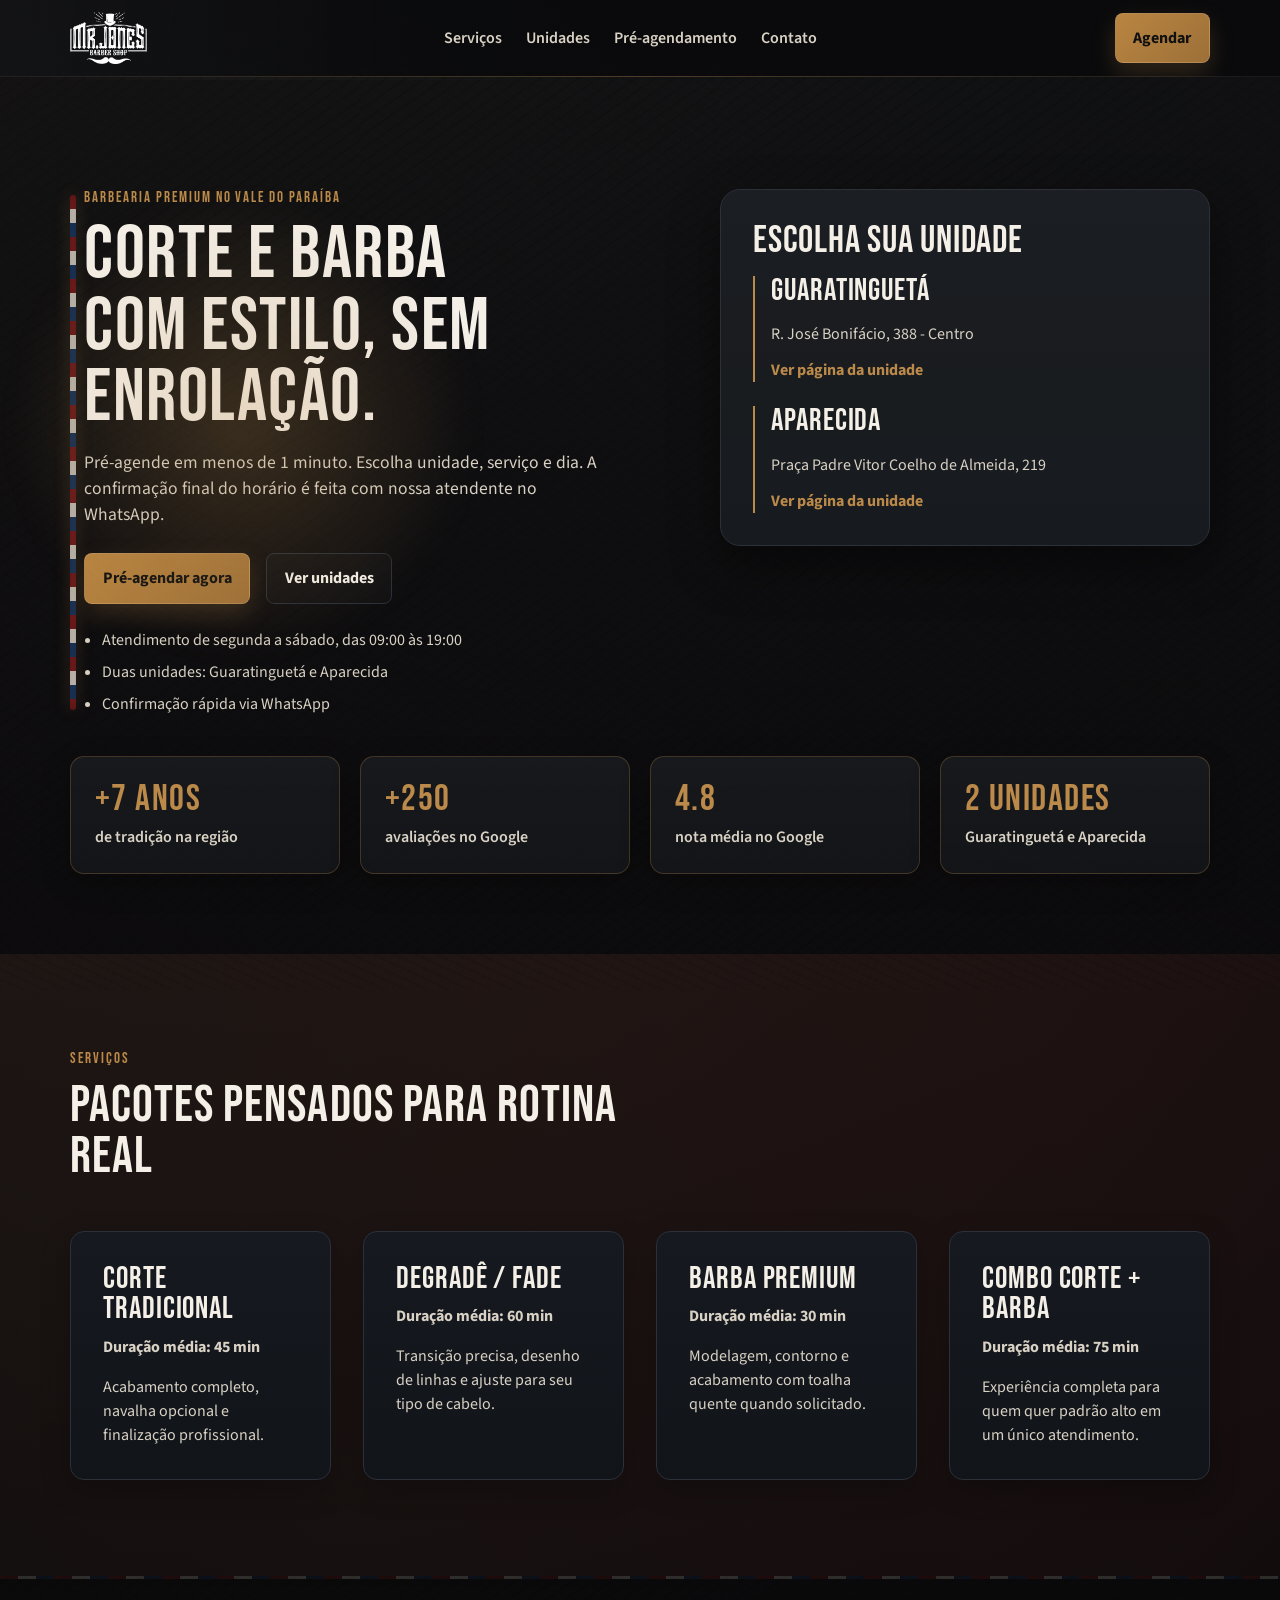
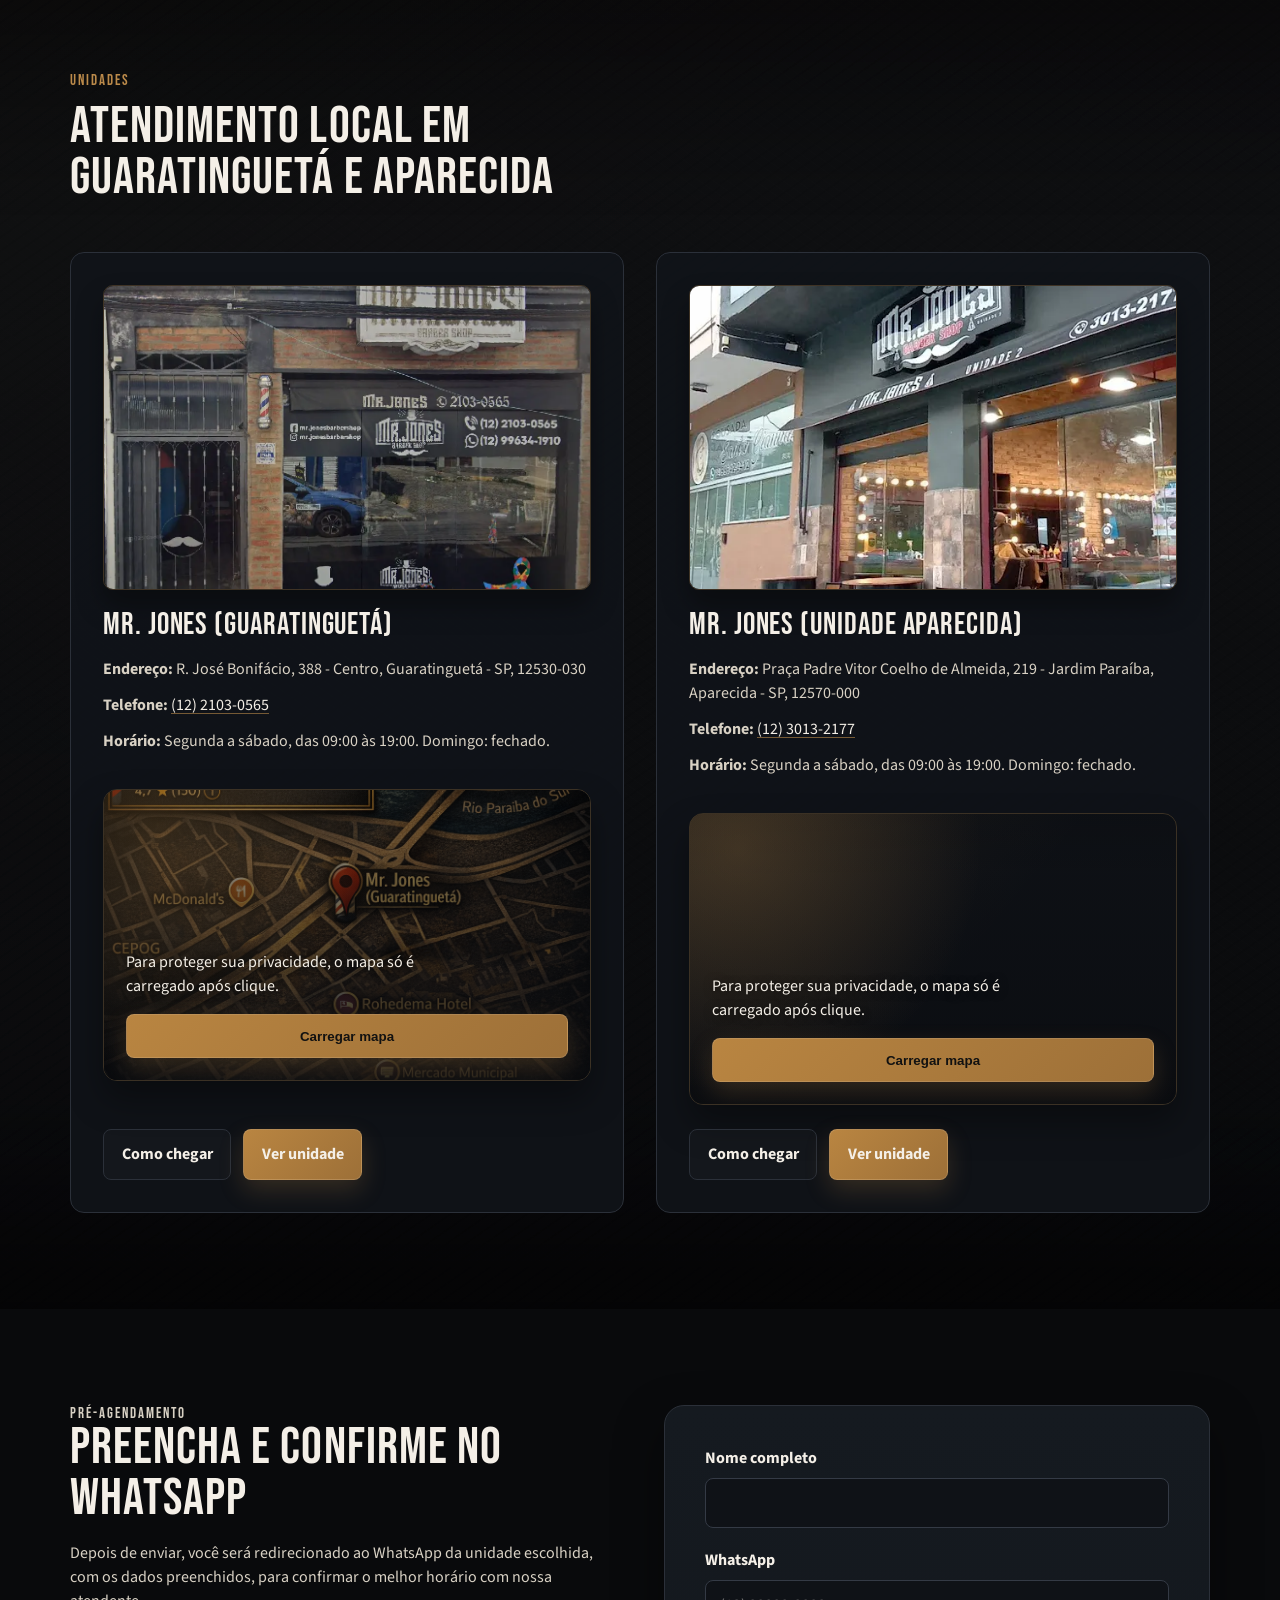
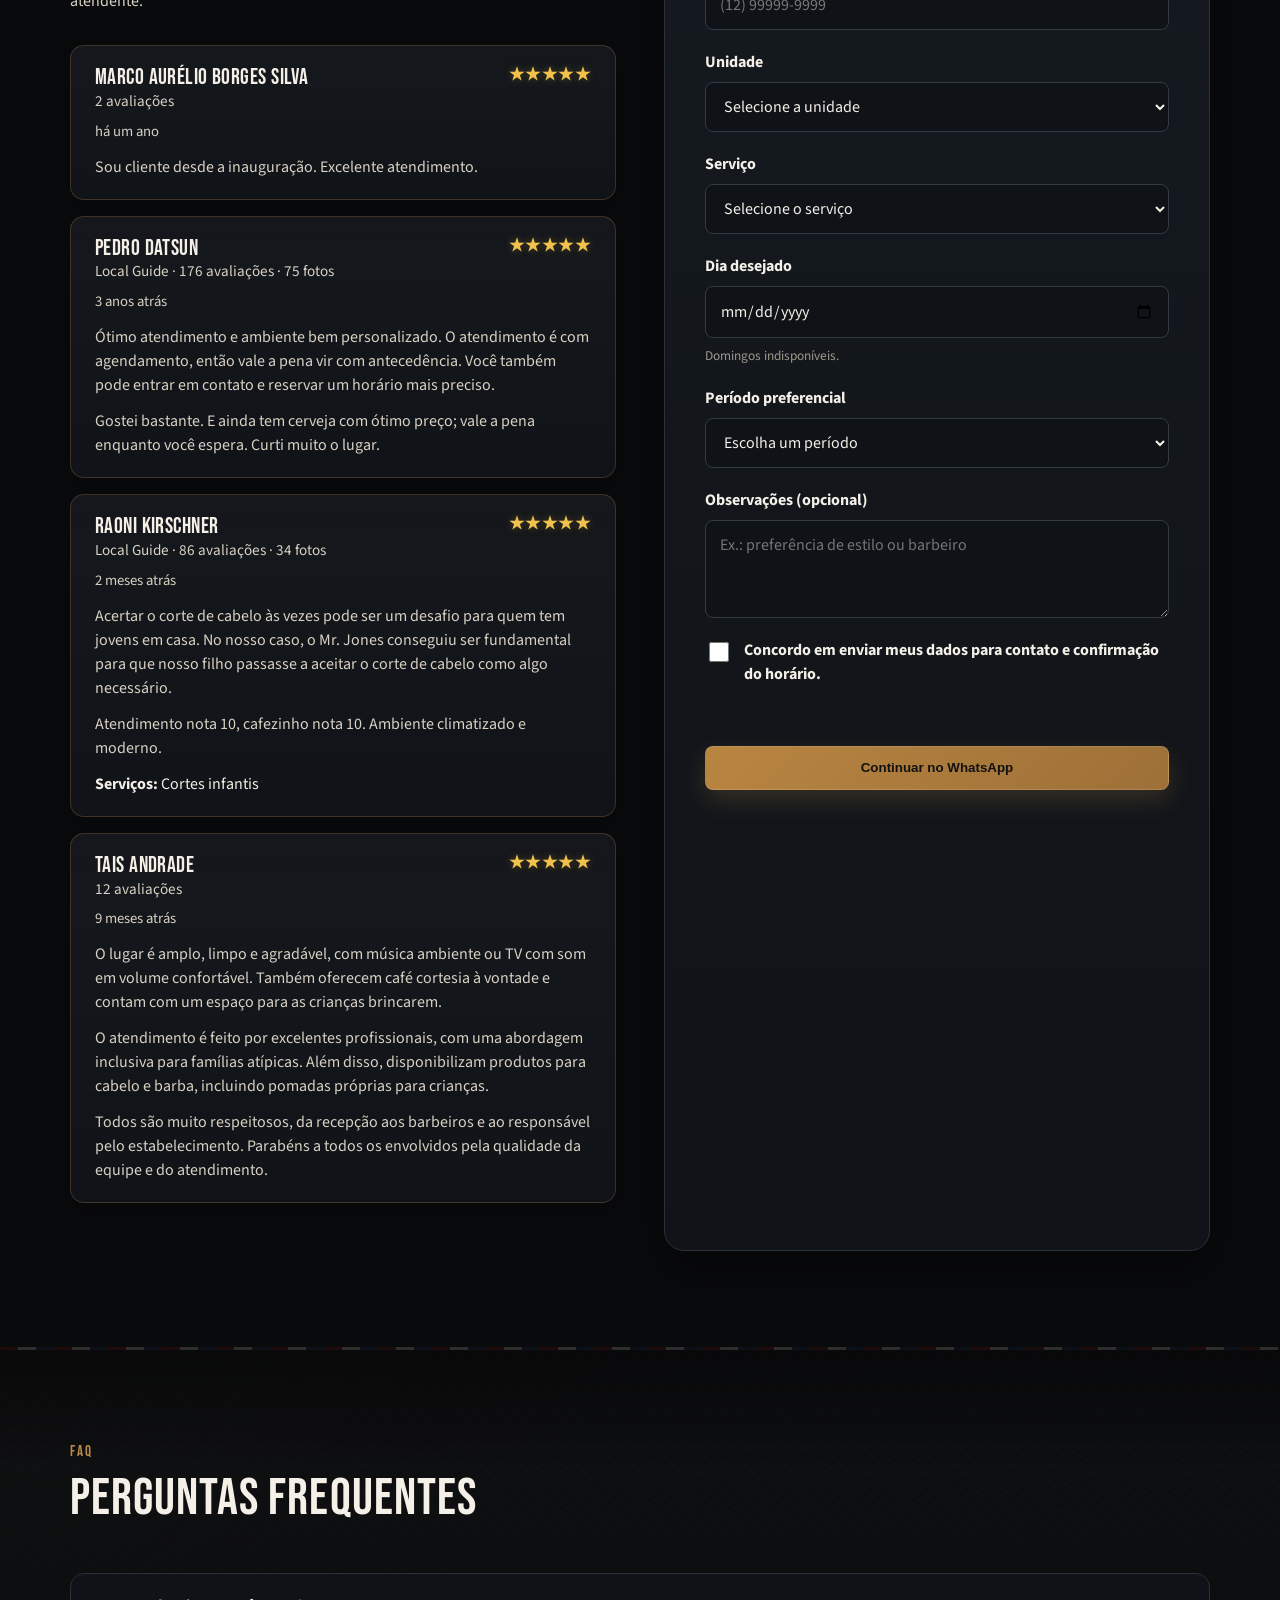
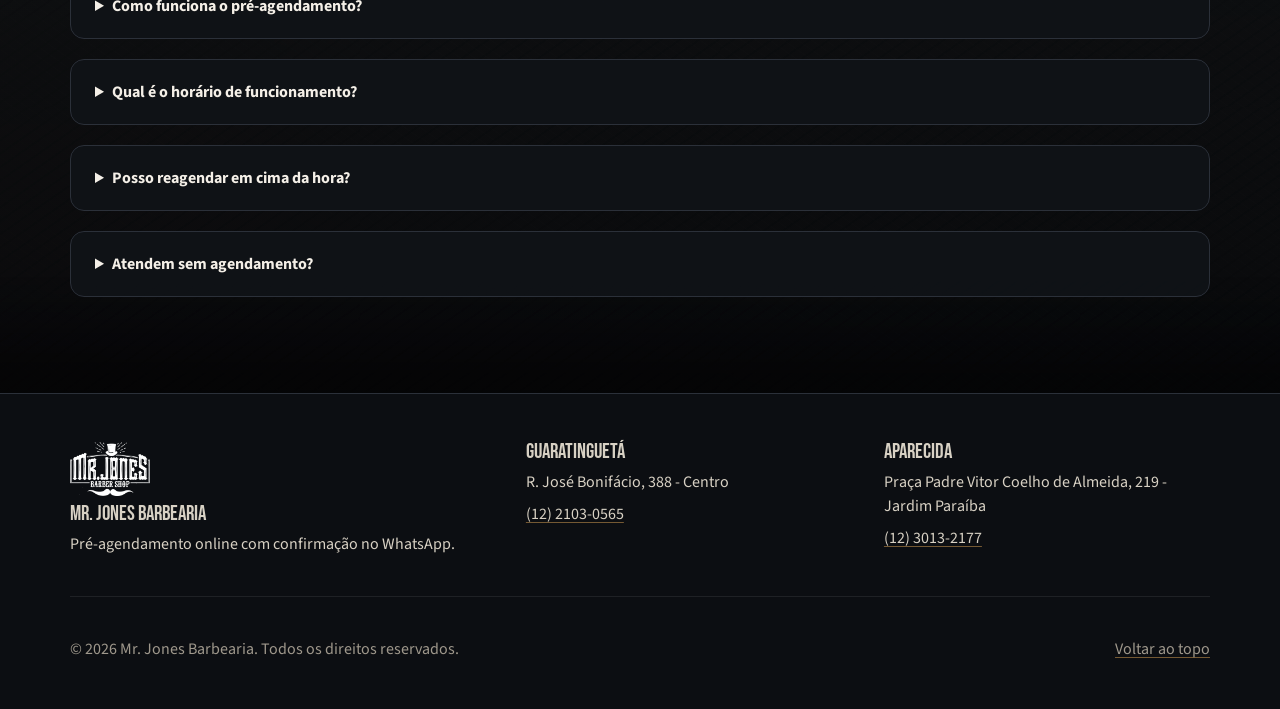
<file: index.html>
﻿<!doctype html>
<html lang="pt-BR">
<head>
  <meta charset="utf-8">
  <meta http-equiv="x-ua-compatible" content="ie=edge">
  <meta name="viewport" content="width=device-width, initial-scale=1">
  <title>Mr. Jones Barbearia | Guaratinguetá e Aparecida | Pré-agendamento</title>
  <meta name="description" content="Barbearia Mr. Jones em Guaratinguetá e Aparecida. Corte, barba e combo com pré-agendamento online e confirmação rápida no WhatsApp.">
  <meta name="robots" content="index,follow,max-image-preview:large,max-snippet:-1,max-video-preview:-1">
  <meta name="theme-color" content="#101113">
  <meta name="author" content="Mr. Jones Barbearia">
  <meta property="og:type" content="website">
  <meta property="og:locale" content="pt_BR">
  <meta property="og:title" content="Mr. Jones Barbearia | Guaratinguetá e Aparecida">
  <meta property="og:description" content="Pré-agende seu horário online e confirme com nosso atendimento pelo WhatsApp.">
  <meta property="og:url" content="https://SEU-DOMINIO.com.br/">
  <meta property="og:image" content="https://SEU-DOMINIO.com.br/assets/og-mr-jones.svg">
  <meta name="twitter:card" content="summary_large_image">
  <meta name="twitter:title" content="Mr. Jones Barbearia">
  <meta name="twitter:description" content="Corte e barba em Guaratinguetá e Aparecida com pré-agendamento online.">
  <link rel="canonical" href="https://SEU-DOMINIO.com.br/">
  <link rel="preconnect" href="https://fonts.googleapis.com">
  <link rel="preconnect" href="https://fonts.gstatic.com" crossorigin>
  <link href="https://fonts.googleapis.com/css2?family=Bebas+Neue&family=Source+Sans+3:wght@400;500;600;700&display=swap" rel="stylesheet">
  <link rel="icon" href="assets/favicon.svg" type="image/svg+xml">
  <link rel="stylesheet" href="assets/site.css">
  <script type="application/ld+json">
    {
      "@context": "https://schema.org",
      "@graph": [
        {
          "@type": "Barbershop",
          "@id": "https://SEU-DOMINIO.com.br/#guaratingueta",
          "name": "Mr. Jones (Guaratinguetá)",
          "url": "https://SEU-DOMINIO.com.br/",
          "telephone": "+55 12 2103-0565",
          "address": {
            "@type": "PostalAddress",
            "streetAddress": "R. José Bonifácio, 388 - Centro",
            "addressLocality": "Guaratinguetá",
            "addressRegion": "SP",
            "postalCode": "12530-030",
            "addressCountry": "BR"
          },
          "areaServed": ["Guaratinguetá", "Aparecida"],
          "openingHoursSpecification": [
            {
              "@type": "OpeningHoursSpecification",
              "dayOfWeek": ["Monday","Tuesday","Wednesday","Thursday","Friday","Saturday"],
              "opens": "09:00",
              "closes": "19:00"
            }
          ]
        },
        {
          "@type": "Barbershop",
          "@id": "https://SEU-DOMINIO.com.br/#aparecida",
          "name": "Mr. Jones (Unidade Aparecida)",
          "url": "https://SEU-DOMINIO.com.br/",
          "telephone": "+55 12 3013-2177",
          "address": {
            "@type": "PostalAddress",
            "streetAddress": "Praça Padre Vitor Coelho de Almeida, 219 - Jardim Paraíba",
            "addressLocality": "Aparecida",
            "addressRegion": "SP",
            "postalCode": "12570-000",
            "addressCountry": "BR"
          },
          "areaServed": ["Aparecida", "Guaratinguetá"],
          "openingHoursSpecification": [
            {
              "@type": "OpeningHoursSpecification",
              "dayOfWeek": ["Monday","Tuesday","Wednesday","Thursday","Friday","Saturday"],
              "opens": "09:00",
              "closes": "19:00"
            }
          ]
        },
        {
          "@type": "FAQPage",
          "@id": "https://SEU-DOMINIO.com.br/#faq",
          "mainEntity": [
            {
              "@type": "Question",
              "name": "Como funciona o pré-agendamento?",
              "acceptedAnswer": {
                "@type": "Answer",
                "text": "Você preenche o formulário com unidade, serviço e dia desejado. Depois, é direcionado ao WhatsApp para confirmar o horário com a atendente."
              }
            },
            {
              "@type": "Question",
              "name": "Qual é o horário de atendimento?",
              "acceptedAnswer": {
                "@type": "Answer",
                "text": "Atendemos de segunda a sábado, das 09:00 às 19:00. Domingo: fechado."
              }
            },
            {
              "@type": "Question",
              "name": "Posso escolher a unidade no agendamento?",
              "acceptedAnswer": {
                "@type": "Answer",
                "text": "Sim. No formulário, você escolhe entre Guaratinguetá e Aparecida antes de confirmar no WhatsApp."
              }
            }
          ]
        }
      ]
    }
  </script>
</head>
<body>
  <a class="skip-link" href="#conteudo">Pular para o conteúdo principal</a>

  <header class="site-header" id="topo">
    <div class="container nav-wrap">
      <a href="#topo" class="brand" aria-label="Ir para o topo da página">
        <img class="brand-logo" src="assets/img/logo-branca.webp" alt="Mr. Jones Barbearia" width="560" height="379">
      </a>
      <nav class="main-nav" aria-label="Navegação principal">
        <a href="servicos/">Serviços</a>
        <a href="unidades/">Unidades</a>
        <a href="#pre-agendamento">Pré-agendamento</a>
        <a href="#contato">Contato</a>
      </nav>
      <a class="btn btn-primary nav-cta" href="#pre-agendamento">Agendar</a>
      <button class="menu-toggle" type="button" aria-expanded="false" aria-controls="mobile-nav">
        Menu
      </button>
    </div>
    <nav class="mobile-nav" id="mobile-nav" aria-label="Navegação mobile">
      <a href="servicos/">Serviços</a>
      <a href="unidades/">Unidades</a>
      <a href="#pre-agendamento">Pré-agendamento</a>
      <a href="#contato">Contato</a>
    </nav>
  </header>

  <main id="conteudo">
    <section class="hero section-dark">
      <div class="texture-layer" aria-hidden="true"></div>
      <div class="container hero-grid">
        <div class="hero-copy" data-reveal>
          <p class="eyebrow">Barbearia premium no Vale do Paraíba</p>
          <h1>Corte e barba com estilo, sem enrolação.</h1>
          <p class="hero-lead">
            Pré-agende em menos de 1 minuto. Escolha unidade, serviço e dia. A confirmação final do horário é feita com nossa atendente no WhatsApp.
          </p>
          <div class="hero-actions">
            <a class="btn btn-primary" href="#pre-agendamento">Pré-agendar agora</a>
            <a class="btn btn-ghost" href="unidades/">Ver unidades</a>
          </div>
          <ul class="hero-points" aria-label="Diferenciais">
            <li>Atendimento de segunda a sábado, das 09:00 às 19:00</li>
            <li>Duas unidades: Guaratinguetá e Aparecida</li>
            <li>Confirmação rápida via WhatsApp</li>
          </ul>
        </div>
        <aside class="hero-panel" data-reveal>
          <h2>Escolha sua unidade</h2>
          <div class="unit-quick">
            <article>
              <h3>Guaratinguetá</h3>
              <p>R. José Bonifácio, 388 - Centro</p>
              <a href="unidades/guaratingueta/" class="text-link">Ver página da unidade</a>
            </article>
            <article>
              <h3>Aparecida</h3>
              <p>Praça Padre Vitor Coelho de Almeida, 219</p>
              <a href="unidades/aparecida/" class="text-link">Ver página da unidade</a>
            </article>
          </div>
        </aside>
      </div>
      <div class="container authority-strip" data-reveal>
        <article class="authority-item">
          <p class="authority-number">+7 anos</p>
          <p class="authority-label">de tradição na região</p>
        </article>
        <article class="authority-item">
          <p class="authority-number">+250</p>
          <p class="authority-label">avaliações no Google</p>
        </article>
        <article class="authority-item">
          <p class="authority-number">4.8</p>
          <p class="authority-label">nota média no Google</p>
        </article>
        <article class="authority-item">
          <p class="authority-number">2 unidades</p>
          <p class="authority-label">Guaratinguetá e Aparecida</p>
        </article>
      </div>
    </section>

    <section class="section" id="servicos">
      <div class="container">
        <div class="section-head" data-reveal>
          <p class="eyebrow">Serviços</p>
          <h2>Pacotes pensados para rotina real</h2>
        </div>
        <div class="services-grid">
          <article class="card" data-reveal>
            <h3>Corte Tradicional</h3>
            <p class="card-meta">Duração média: 45 min</p>
            <p>Acabamento completo, navalha opcional e finalização profissional.</p>
          </article>
          <article class="card" data-reveal>
            <h3>Degradê / Fade</h3>
            <p class="card-meta">Duração média: 60 min</p>
            <p>Transição precisa, desenho de linhas e ajuste para seu tipo de cabelo.</p>
          </article>
          <article class="card" data-reveal>
            <h3>Barba Premium</h3>
            <p class="card-meta">Duração média: 30 min</p>
            <p>Modelagem, contorno e acabamento com toalha quente quando solicitado.</p>
          </article>
          <article class="card" data-reveal>
            <h3>Combo Corte + Barba</h3>
            <p class="card-meta">Duração média: 75 min</p>
            <p>Experiência completa para quem quer padrão alto em um único atendimento.</p>
          </article>
        </div>
      </div>
    </section>

    <section class="section section-dark" id="unidades">
      <div class="texture-layer texture-layer-soft" aria-hidden="true"></div>
      <div class="container">
        <div class="section-head" data-reveal>
          <p class="eyebrow">Unidades</p>
          <h2>Atendimento local em Guaratinguetá e Aparecida</h2>
        </div>
        <div class="units-grid">
          <article class="unit-card" id="unidade-guaratingueta" data-reveal>
            <img class="unit-photo" src="assets/img/fachada-guaratingueta.webp" alt="Fachada da unidade Mr. Jones em Guaratinguetá" width="1001" height="815" loading="lazy">
            <h3>Mr. Jones (Guaratinguetá)</h3>
            <p><strong>Endereço:</strong> R. José Bonifácio, 388 - Centro, Guaratinguetá - SP, 12530-030</p>
            <p><strong>Telefone:</strong> <a href="tel:+551221030565">(12) 2103-0565</a></p>
            <p><strong>Horário:</strong> Segunda a sábado, das 09:00 às 19:00. Domingo: fechado.</p>
            <div class="unit-map-wrap">
              <div class="map-gate" data-map-embed data-map-title="Mapa da unidade Mr. Jones Guaratinguetá" data-map-src="https://www.google.com/maps/embed?pb=!1m18!1m12!1m3!1d3677.715045527085!2d-45.1947347!3d-22.813020299999998!2m3!1f0!2f0!3f0!3m2!1i1024!2i768!4f13.1!3m3!1m2!1s0x94ccc457a8fec66d%3A0xc14eb8229929caf8!2sMr.%20Jones%20(Guaratinguet%C3%A1)!5e0!3m2!1spt-BR!2sbr!4v1773173645947!5m2!1spt-BR!2sbr">
                <img class="map-cover" src="maps-guara.png" alt="Prévia do mapa da unidade Mr. Jones Guaratinguetá" width="1024" height="1024" loading="lazy" decoding="async">
                <div class="map-gate-overlay">
                  <p>Para proteger sua privacidade, o mapa só é carregado após clique.</p>
                  <button type="button" class="btn btn-primary map-load-btn">Carregar mapa</button>
                </div>
              </div>
            </div>
            <div class="unit-actions">
              <a class="btn btn-ghost" href="https://www.google.com/maps/search/?api=1&query=R.+Jose+Bonifacio,+388+-+Centro,+Guaratingueta+-+SP" target="_blank" rel="noopener noreferrer">Como chegar</a>
              <a class="btn btn-primary" href="unidades/guaratingueta/">Ver unidade</a>
            </div>
          </article>
          <article class="unit-card" id="unidade-aparecida" data-reveal>
            <img class="unit-photo" src="assets/img/fachada-aparecida.webp" alt="Fachada da unidade Mr. Jones em Aparecida" width="574" height="1020" loading="lazy">
            <h3>Mr. Jones (Unidade Aparecida)</h3>
            <p><strong>Endereço:</strong> Praça Padre Vitor Coelho de Almeida, 219 - Jardim Paraíba, Aparecida - SP, 12570-000</p>
            <p><strong>Telefone:</strong> <a href="tel:+551230132177">(12) 3013-2177</a></p>
            <p><strong>Horário:</strong> Segunda a sábado, das 09:00 às 19:00. Domingo: fechado.</p>
            <div class="unit-map-wrap">
              <div class="map-gate" data-map-embed data-map-title="Mapa da unidade Mr. Jones Aparecida" data-map-src="https://www.google.com/maps/embed?pb=!1m18!1m12!1m3!1d3677.0380559800387!2d-45.2244747!3d-22.838081499999998!2m3!1f0!2f0!3f0!3m2!1i1024!2i768!4f13.1!3m3!1m2!1s0x94ccc31ebae0893d%3A0xf783b76e450ad492!2sMr.%20Jones%20(Unidade%20Aparecida)!5e0!3m2!1spt-BR!2sbr!4v1773173598299!5m2!1spt-BR!2sbr">
                <img class="map-cover" src="maps-aparecida.png" alt="Prévia do mapa da unidade Mr. Jones Aparecida" width="1024" height="1024" loading="lazy" decoding="async">
                <div class="map-gate-overlay">
                  <p>Para proteger sua privacidade, o mapa só é carregado após clique.</p>
                  <button type="button" class="btn btn-primary map-load-btn">Carregar mapa</button>
                </div>
              </div>
            </div>
            <div class="unit-actions">
              <a class="btn btn-ghost" href="https://www.google.com/maps/search/?api=1&query=Praca+Padre+Vitor+Coelho+de+Almeida,+219+-+Jardim+Paraiba,+Aparecida+-+SP" target="_blank" rel="noopener noreferrer">Como chegar</a>
              <a class="btn btn-primary" href="unidades/aparecida/">Ver unidade</a>
            </div>
          </article>
        </div>
      </div>
    </section>

    <section class="section" id="pre-agendamento">
      <div class="container booking-grid">
        <div class="section-head booking-copy" data-reveal>
          <p class="eyebrow">Pré-agendamento</p>
          <h2>Preencha e confirme no WhatsApp</h2>
          <p>
            Depois de enviar, você será redirecionado ao WhatsApp da unidade escolhida, com os dados preenchidos, para confirmar o melhor horário com nossa atendente.
          </p>
          <div class="reviews-stack" aria-label="Avaliações de clientes">
            <article class="review-card" data-reveal>
              <header class="review-head">
                <div class="review-author">
                  <h3>Marco Aurélio Borges Silva</h3>
                  <p>2 avaliações</p>
                </div>
                <p class="review-stars" aria-label="5 de 5">&#9733;&#9733;&#9733;&#9733;&#9733;</p>
              </header>
              <p class="review-time">há um ano</p>
              <p>Sou cliente desde a inauguração. Excelente atendimento.</p>
            </article>

            <article class="review-card" data-reveal>
              <header class="review-head">
                <div class="review-author">
                  <h3>Pedro Datsun</h3>
                  <p>Local Guide · 176 avaliações · 75 fotos</p>
                </div>
                <p class="review-stars" aria-label="5 de 5">&#9733;&#9733;&#9733;&#9733;&#9733;</p>
              </header>
              <p class="review-time">3 anos atrás</p>
              <p>
                Ótimo atendimento e ambiente bem personalizado. O atendimento é com agendamento, então vale a pena vir com antecedência.
                Você também pode entrar em contato e reservar um horário mais preciso.
              </p>
              <p>
                Gostei bastante. E ainda tem cerveja com ótimo preço; vale a pena enquanto você espera.
                Curti muito o lugar.
              </p>
            </article>

            <article class="review-card" data-reveal>
              <header class="review-head">
                <div class="review-author">
                  <h3>Raoni Kirschner</h3>
                  <p>Local Guide · 86 avaliações · 34 fotos</p>
                </div>
                <p class="review-stars" aria-label="5 de 5">&#9733;&#9733;&#9733;&#9733;&#9733;</p>
              </header>
              <p class="review-time">2 meses atrás</p>
              <p>
                Acertar o corte de cabelo às vezes pode ser um desafio para quem tem jovens em casa.
                No nosso caso, o Mr. Jones conseguiu ser fundamental para que nosso filho passasse a
                aceitar o corte de cabelo como algo necessário.
              </p>
              <p>Atendimento nota 10, cafezinho nota 10. Ambiente climatizado e moderno.</p>
              <p class="review-service"><strong>Serviços:</strong> Cortes infantis</p>
            </article>

            <article class="review-card" data-reveal>
              <header class="review-head">
                <div class="review-author">
                  <h3>Tais Andrade</h3>
                  <p>12 avaliações</p>
                </div>
                <p class="review-stars" aria-label="5 de 5">&#9733;&#9733;&#9733;&#9733;&#9733;</p>
              </header>
              <p class="review-time">9 meses atrás</p>
              <p>
                O lugar é amplo, limpo e agradável, com música ambiente ou TV com som em volume confortável.
                Também oferecem café cortesia à vontade e contam com um espaço para as crianças brincarem.
              </p>
              <p>
                O atendimento é feito por excelentes profissionais, com uma abordagem inclusiva para famílias atípicas.
                Além disso, disponibilizam produtos para cabelo e barba, incluindo pomadas próprias para crianças.
              </p>
              <p>
                Todos são muito respeitosos, da recepção aos barbeiros e ao responsável pelo estabelecimento.
                Parabéns a todos os envolvidos pela qualidade da equipe e do atendimento.
              </p>
            </article>
          </div>
        </div>

        <form class="booking-form" id="booking-form" novalidate data-reveal>
          <div class="form-row">
            <label for="nome">Nome completo</label>
            <input id="nome" name="nome" type="text" autocomplete="name" required>
          </div>

          <div class="form-row">
            <label for="telefone">WhatsApp</label>
            <input id="telefone" name="telefone" type="tel" autocomplete="tel" placeholder="(12) 99999-9999" required>
          </div>

          <div class="form-row">
            <label for="unidade">Unidade</label>
            <select id="unidade" name="unidade" required>
              <option value="">Selecione a unidade</option>
              <option value="guaratingueta">Mr. Jones (Guaratinguetá)</option>
              <option value="aparecida">Mr. Jones (Unidade Aparecida)</option>
            </select>
          </div>

          <div class="form-row">
            <label for="servico">Serviço</label>
            <select id="servico" name="servico" required>
              <option value="">Selecione o serviço</option>
              <option value="Corte Tradicional">Corte Tradicional</option>
              <option value="Degradê / Fade">Degradê / Fade</option>
              <option value="Barba Premium">Barba Premium</option>
              <option value="Combo Corte + Barba">Combo Corte + Barba</option>
            </select>
          </div>

          <div class="form-row">
            <label for="data">Dia desejado</label>
            <input id="data" name="data" type="date" required>
            <small class="hint">Domingos indisponíveis.</small>
          </div>

          <div class="form-row">
            <label for="periodo">Período preferencial</label>
            <select id="periodo" name="periodo" required>
              <option value="">Escolha um período</option>
              <option value="Manhã (09:00-12:00)">Manhã (09:00-12:00)</option>
              <option value="Tarde (12:00-17:00)">Tarde (12:00-17:00)</option>
              <option value="Fim de tarde (17:00-19:00)">Fim de tarde (17:00-19:00)</option>
            </select>
          </div>

          <div class="form-row">
            <label for="observacoes">Observações (opcional)</label>
            <textarea id="observacoes" name="observacoes" rows="3" placeholder="Ex.: preferência de estilo ou barbeiro"></textarea>
          </div>

          <div class="form-row checkbox-row">
            <input id="consentimento" name="consentimento" type="checkbox" required>
            <label for="consentimento">Concordo em enviar meus dados para contato e confirmação do horário.</label>
          </div>

          <p class="form-feedback" id="form-feedback" role="status" aria-live="polite"></p>

          <button type="submit" class="btn btn-primary btn-block">Continuar no WhatsApp</button>
        </form>
      </div>
    </section>

    <section class="section section-dark" id="faq">
      <div class="texture-layer texture-layer-soft" aria-hidden="true"></div>
      <div class="container">
        <div class="section-head" data-reveal>
          <p class="eyebrow">FAQ</p>
          <h2>Perguntas frequentes</h2>
        </div>
        <div class="faq-grid">
          <details data-reveal>
            <summary>Como funciona o pré-agendamento?</summary>
            <p>Você escolhe unidade, serviço e dia desejado. Em seguida, abrimos o WhatsApp da unidade para confirmação final do horário.</p>
          </details>
          <details data-reveal>
            <summary>Qual é o horário de funcionamento?</summary>
            <p>Segunda a sábado, das 09:00 às 19:00. Domingo: fechado.</p>
          </details>
          <details data-reveal>
            <summary>Posso reagendar em cima da hora?</summary>
            <p>Sim, sujeito à disponibilidade da agenda da unidade. O canal mais rápido para ajuste é o WhatsApp.</p>
          </details>
          <details data-reveal>
            <summary>Atendem sem agendamento?</summary>
            <p>Quando houver vaga no momento, sim. Recomendamos pré-agendar para reduzir a espera.</p>
          </details>
        </div>
      </div>
    </section>
  </main>

  <footer class="site-footer" id="contato">
    <div class="container footer-grid">
      <div>
        <img class="footer-logo" src="assets/img/logo-branca.webp" alt="Mr. Jones Barbearia" width="560" height="379">
        <p class="footer-title">Mr. Jones Barbearia</p>
        <p>Pré-agendamento online com confirmação no WhatsApp.</p>
      </div>
      <div>
        <p class="footer-title">Guaratinguetá</p>
        <p>R. José Bonifácio, 388 - Centro</p>
        <p><a href="tel:+551221030565">(12) 2103-0565</a></p>
      </div>
      <div>
        <p class="footer-title">Aparecida</p>
        <p>Praça Padre Vitor Coelho de Almeida, 219 - Jardim Paraíba</p>
        <p><a href="tel:+551230132177">(12) 3013-2177</a></p>
      </div>
    </div>
    <div class="container footer-bottom">
      <p>© <span id="year"></span> Mr. Jones Barbearia. Todos os direitos reservados.</p>
      <a href="#topo">Voltar ao topo</a>
    </div>
  </footer>

  <script src="assets/site.js" defer></script>
</body>
</html>
</file>
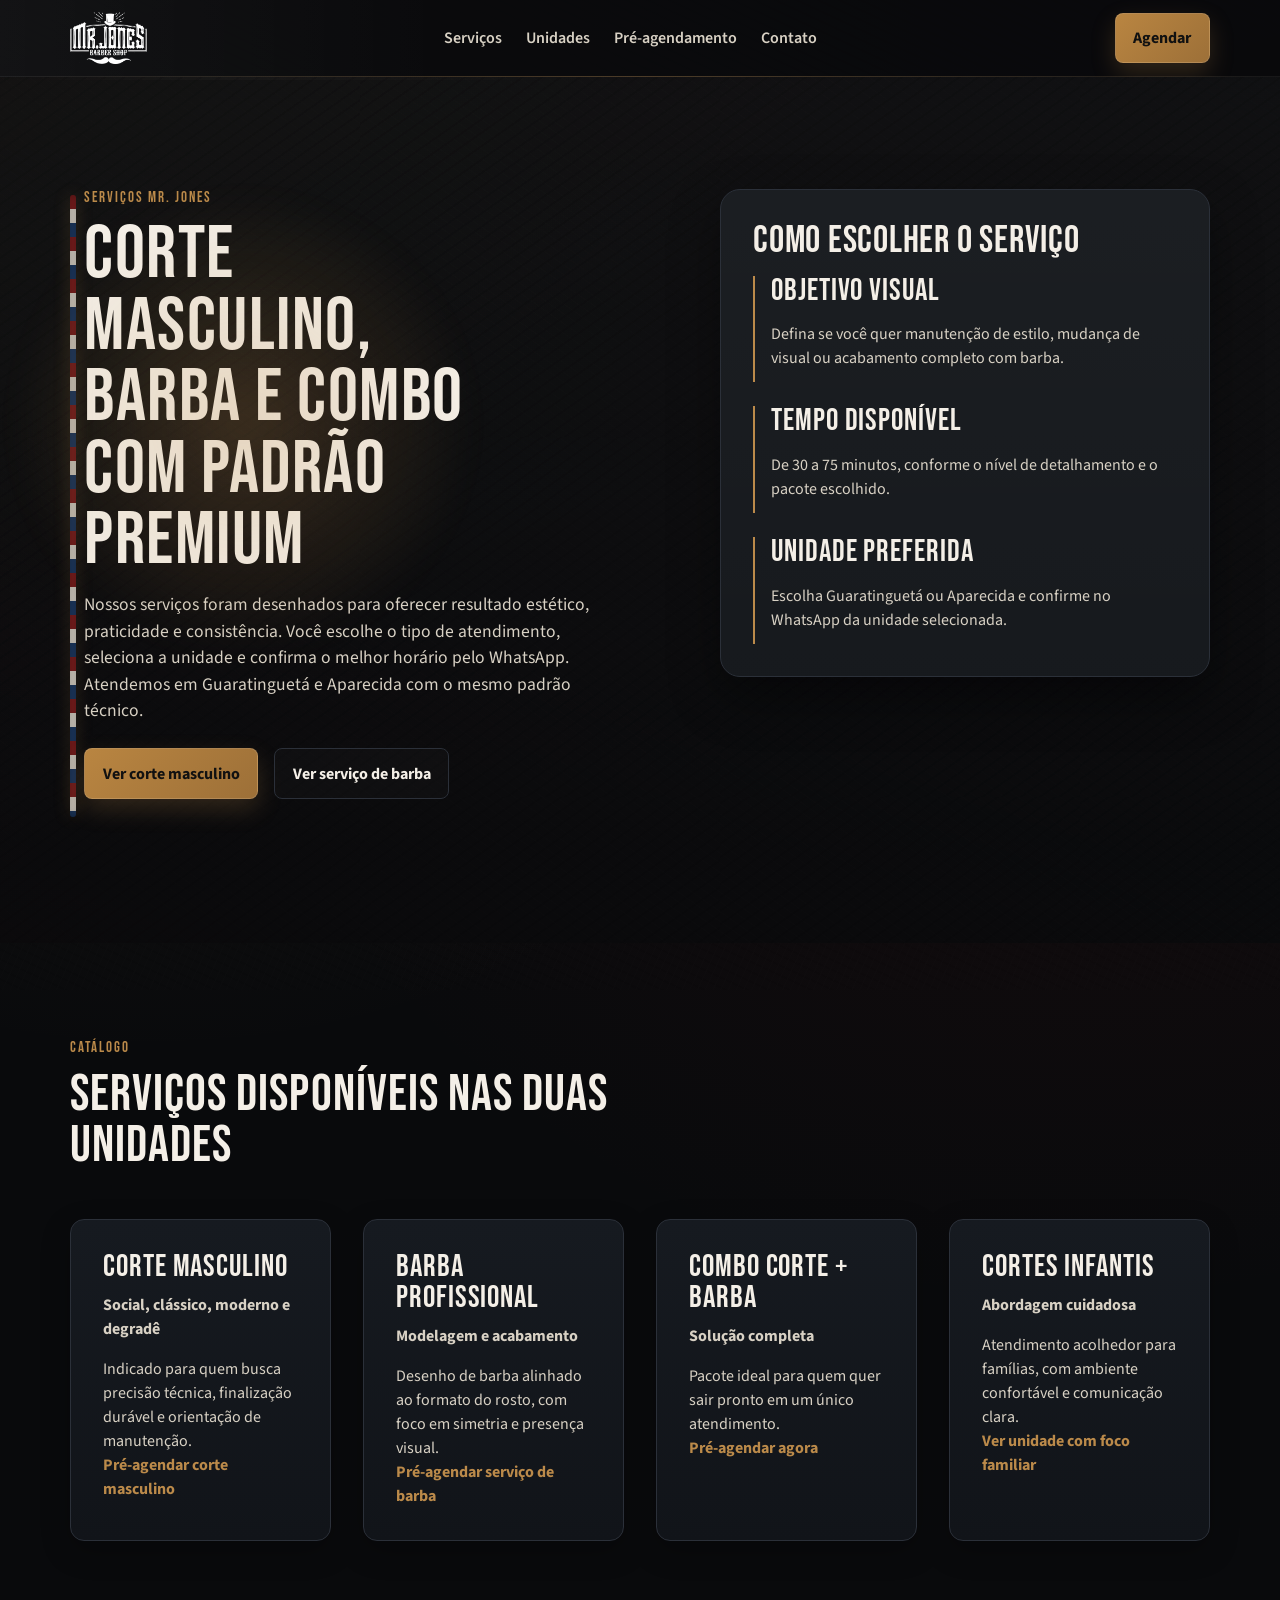
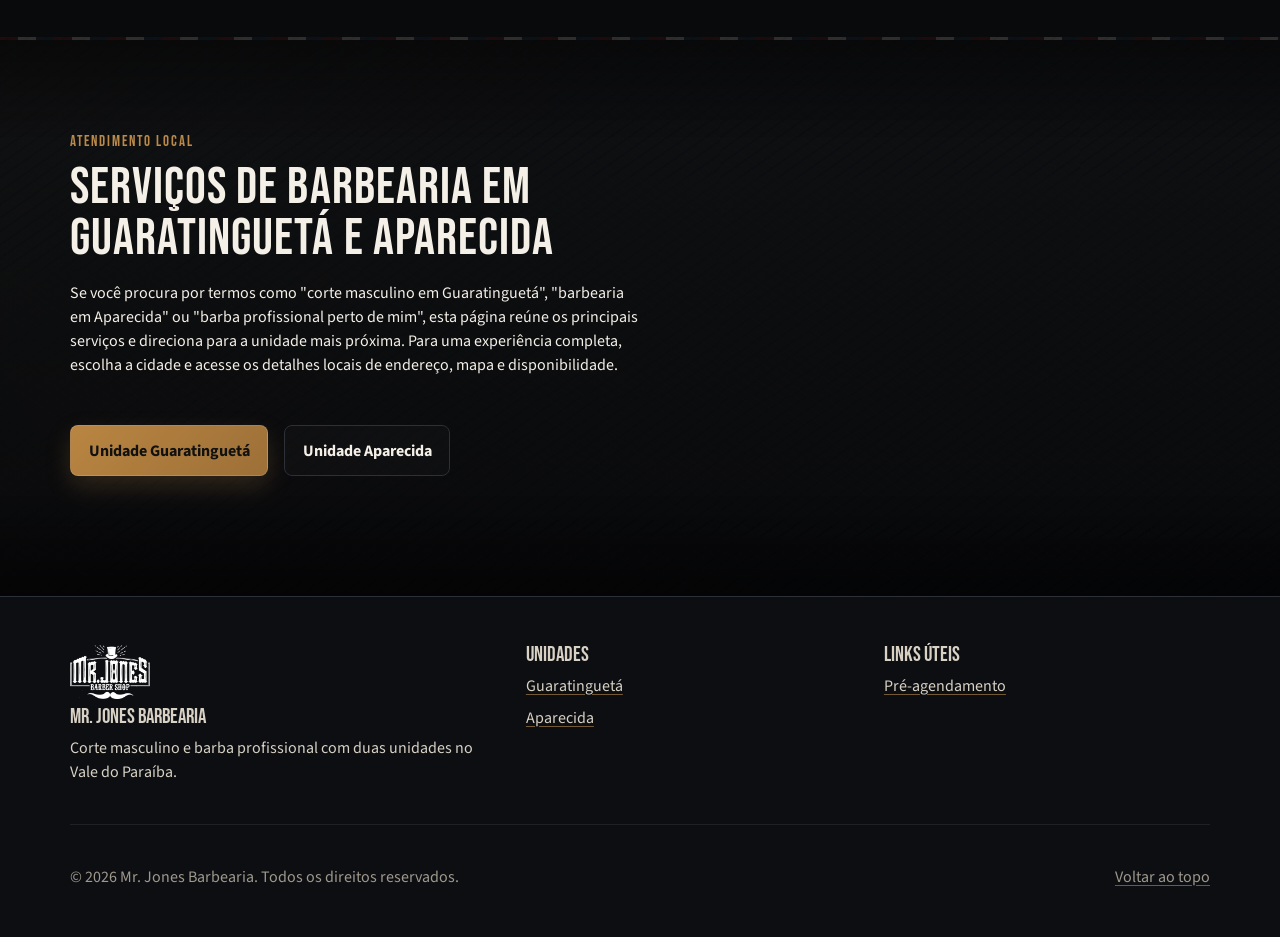
<file: servicos/index.html>
﻿<!doctype html>
<html lang="pt-BR">
<head>
  <meta charset="utf-8">
  <meta http-equiv="x-ua-compatible" content="ie=edge">
  <meta name="viewport" content="width=device-width, initial-scale=1">
  <title>Serviços de Barbearia | Corte Masculino e Barba | Mr. Jones</title>
  <meta name="description" content="Conheça os serviços da Mr. Jones: corte masculino, degradê, barba profissional e combo. Atendimento em Guaratinguetá e Aparecida.">
  <meta name="robots" content="index,follow,max-image-preview:large,max-snippet:-1,max-video-preview:-1">
  <meta property="og:type" content="website">
  <meta property="og:locale" content="pt_BR">
  <meta property="og:title" content="Serviços de Barbearia | Mr. Jones">
  <meta property="og:description" content="Corte masculino, barba e combo com padrão premium e pré-agendamento online.">
  <meta property="og:url" content="https://SEU-DOMINIO.com.br/servicos/">
  <meta property="og:image" content="https://SEU-DOMINIO.com.br/assets/og-mr-jones.svg">
  <meta name="twitter:card" content="summary_large_image">
  <link rel="canonical" href="https://SEU-DOMINIO.com.br/servicos/">
  <link rel="preconnect" href="https://fonts.googleapis.com">
  <link rel="preconnect" href="https://fonts.gstatic.com" crossorigin>
  <link href="https://fonts.googleapis.com/css2?family=Bebas+Neue&family=Source+Sans+3:wght@400;500;600;700&display=swap" rel="stylesheet">
  <link rel="icon" href="../assets/favicon.svg" type="image/svg+xml">
  <link rel="stylesheet" href="../assets/site.css">
  <script type="application/ld+json">
    {
      "@context": "https://schema.org",
      "@graph": [
        {
          "@type": "BreadcrumbList",
          "itemListElement": [
            {"@type": "ListItem", "position": 1, "name": "Home", "item": "https://SEU-DOMINIO.com.br/"},
            {"@type": "ListItem", "position": 2, "name": "Serviços", "item": "https://SEU-DOMINIO.com.br/servicos/"}
          ]
        },
        {
          "@type": "Service",
          "name": "Serviços de barbearia Mr. Jones",
          "serviceType": ["Corte masculino", "Barba profissional", "Combo corte + barba"],
          "provider": {"@type": "Organization", "name": "Mr. Jones Barbearia"},
          "areaServed": ["Guaratinguetá", "Aparecida"]
        }
      ]
    }
  </script>
</head>
<body>
  <a class="skip-link" href="#conteudo">Pular para o conteúdo principal</a>

  <header class="site-header" id="topo">
    <div class="container nav-wrap">
      <a href="../" class="brand" aria-label="Ir para a página inicial">
        <img class="brand-logo" src="../assets/img/logo-branca.webp" alt="Mr. Jones Barbearia" width="560" height="379">
      </a>
      <nav class="main-nav" aria-label="Navegação principal">
        <a href="../servicos/">Serviços</a>
        <a href="../unidades/">Unidades</a>
        <a href="../#pre-agendamento">Pré-agendamento</a>
        <a href="../#contato">Contato</a>
      </nav>
      <a class="btn btn-primary nav-cta" href="../#pre-agendamento">Agendar</a>
      <button class="menu-toggle" type="button" aria-expanded="false" aria-controls="mobile-nav">
        Menu
      </button>
    </div>
    <nav class="mobile-nav" id="mobile-nav" aria-label="Navegação mobile">
      <a href="../servicos/">Serviços</a>
      <a href="../unidades/">Unidades</a>
      <a href="../#pre-agendamento">Pré-agendamento</a>
      <a href="../#contato">Contato</a>
    </nav>
  </header>

  <main id="conteudo">
    <section class="hero section-dark">
      <div class="texture-layer" aria-hidden="true"></div>
      <div class="container hero-grid">
        <div class="hero-copy" data-reveal>
          <p class="eyebrow">Serviços Mr. Jones</p>
          <h1>Corte masculino, barba e combo com padrão premium</h1>
          <p class="hero-lead">
            Nossos serviços foram desenhados para oferecer resultado estético, praticidade e consistência.
            Você escolhe o tipo de atendimento, seleciona a unidade e confirma o melhor horário pelo WhatsApp.
            Atendemos em Guaratinguetá e Aparecida com o mesmo padrão técnico.
          </p>
          <div class="hero-actions">
            <a class="btn btn-primary" href="#lista-servicos">Ver corte masculino</a>
            <a class="btn btn-ghost" href="#lista-servicos">Ver serviço de barba</a>
          </div>
        </div>
        <aside class="hero-panel" data-reveal>
          <h2>Como escolher o serviço</h2>
          <div class="unit-quick">
            <article>
              <h3>Objetivo visual</h3>
              <p>Defina se você quer manutenção de estilo, mudança de visual ou acabamento completo com barba.</p>
            </article>
            <article>
              <h3>Tempo disponível</h3>
              <p>De 30 a 75 minutos, conforme o nível de detalhamento e o pacote escolhido.</p>
            </article>
            <article>
              <h3>Unidade preferida</h3>
              <p>Escolha Guaratinguetá ou Aparecida e confirme no WhatsApp da unidade selecionada.</p>
            </article>
          </div>
        </aside>
      </div>
    </section>

    <section class="section" id="lista-servicos">
      <div class="container">
        <div class="section-head" data-reveal>
          <p class="eyebrow">Catálogo</p>
          <h2>Serviços disponíveis nas duas unidades</h2>
        </div>
        <div class="services-grid">
          <article class="card" data-reveal>
            <h3>Corte masculino</h3>
            <p class="card-meta">Social, clássico, moderno e degradê</p>
            <p>Indicado para quem busca precisão técnica, finalização durável e orientação de manutenção.</p>
            <p><a class="text-link" href="../#pre-agendamento">Pré-agendar corte masculino</a></p>
          </article>
          <article class="card" data-reveal>
            <h3>Barba profissional</h3>
            <p class="card-meta">Modelagem e acabamento</p>
            <p>Desenho de barba alinhado ao formato do rosto, com foco em simetria e presença visual.</p>
            <p><a class="text-link" href="../#pre-agendamento">Pré-agendar serviço de barba</a></p>
          </article>
          <article class="card" data-reveal>
            <h3>Combo corte + barba</h3>
            <p class="card-meta">Solução completa</p>
            <p>Pacote ideal para quem quer sair pronto em um único atendimento.</p>
            <p><a class="text-link" href="../#pre-agendamento">Pré-agendar agora</a></p>
          </article>
          <article class="card" data-reveal>
            <h3>Cortes infantis</h3>
            <p class="card-meta">Abordagem cuidadosa</p>
            <p>Atendimento acolhedor para famílias, com ambiente confortável e comunicação clara.</p>
            <p><a class="text-link" href="../unidades/aparecida/">Ver unidade com foco familiar</a></p>
          </article>
        </div>
      </div>
    </section>

    <section class="section section-dark" id="seo-local-servicos">
      <div class="texture-layer texture-layer-soft" aria-hidden="true"></div>
      <div class="container">
        <div class="section-head" data-reveal>
          <p class="eyebrow">Atendimento local</p>
          <h2>Serviços de barbearia em Guaratinguetá e Aparecida</h2>
          <p>
            Se você procura por termos como "corte masculino em Guaratinguetá", "barbearia em Aparecida" ou
            "barba profissional perto de mim", esta página reúne os principais serviços e direciona para a unidade mais próxima.
            Para uma experiência completa, escolha a cidade e acesse os detalhes locais de endereço, mapa e disponibilidade.
          </p>
        </div>
        <div class="hero-actions" data-reveal>
          <a class="btn btn-primary" href="../unidades/guaratingueta/">Unidade Guaratinguetá</a>
          <a class="btn btn-ghost" href="../unidades/aparecida/">Unidade Aparecida</a>
        </div>
      </div>
    </section>
  </main>

  <footer class="site-footer" id="contato">
    <div class="container footer-grid">
      <div>
        <img class="footer-logo" src="../assets/img/logo-branca.webp" alt="Mr. Jones Barbearia" width="560" height="379">
        <p class="footer-title">Mr. Jones Barbearia</p>
        <p>Corte masculino e barba profissional com duas unidades no Vale do Paraíba.</p>
      </div>
      <div>
        <p class="footer-title">Unidades</p>
        <p><a href="../unidades/guaratingueta/">Guaratinguetá</a></p>
        <p><a href="../unidades/aparecida/">Aparecida</a></p>
      </div>
      <div>
        <p class="footer-title">Links úteis</p>
        <p><a href="../#pre-agendamento">Pré-agendamento</a></p>
      </div>
    </div>
    <div class="container footer-bottom">
      <p>© <span id="year"></span> Mr. Jones Barbearia. Todos os direitos reservados.</p>
      <a href="#topo">Voltar ao topo</a>
    </div>
  </footer>

  <script src="../assets/site.js" defer></script>
</body>
</html>
</file>
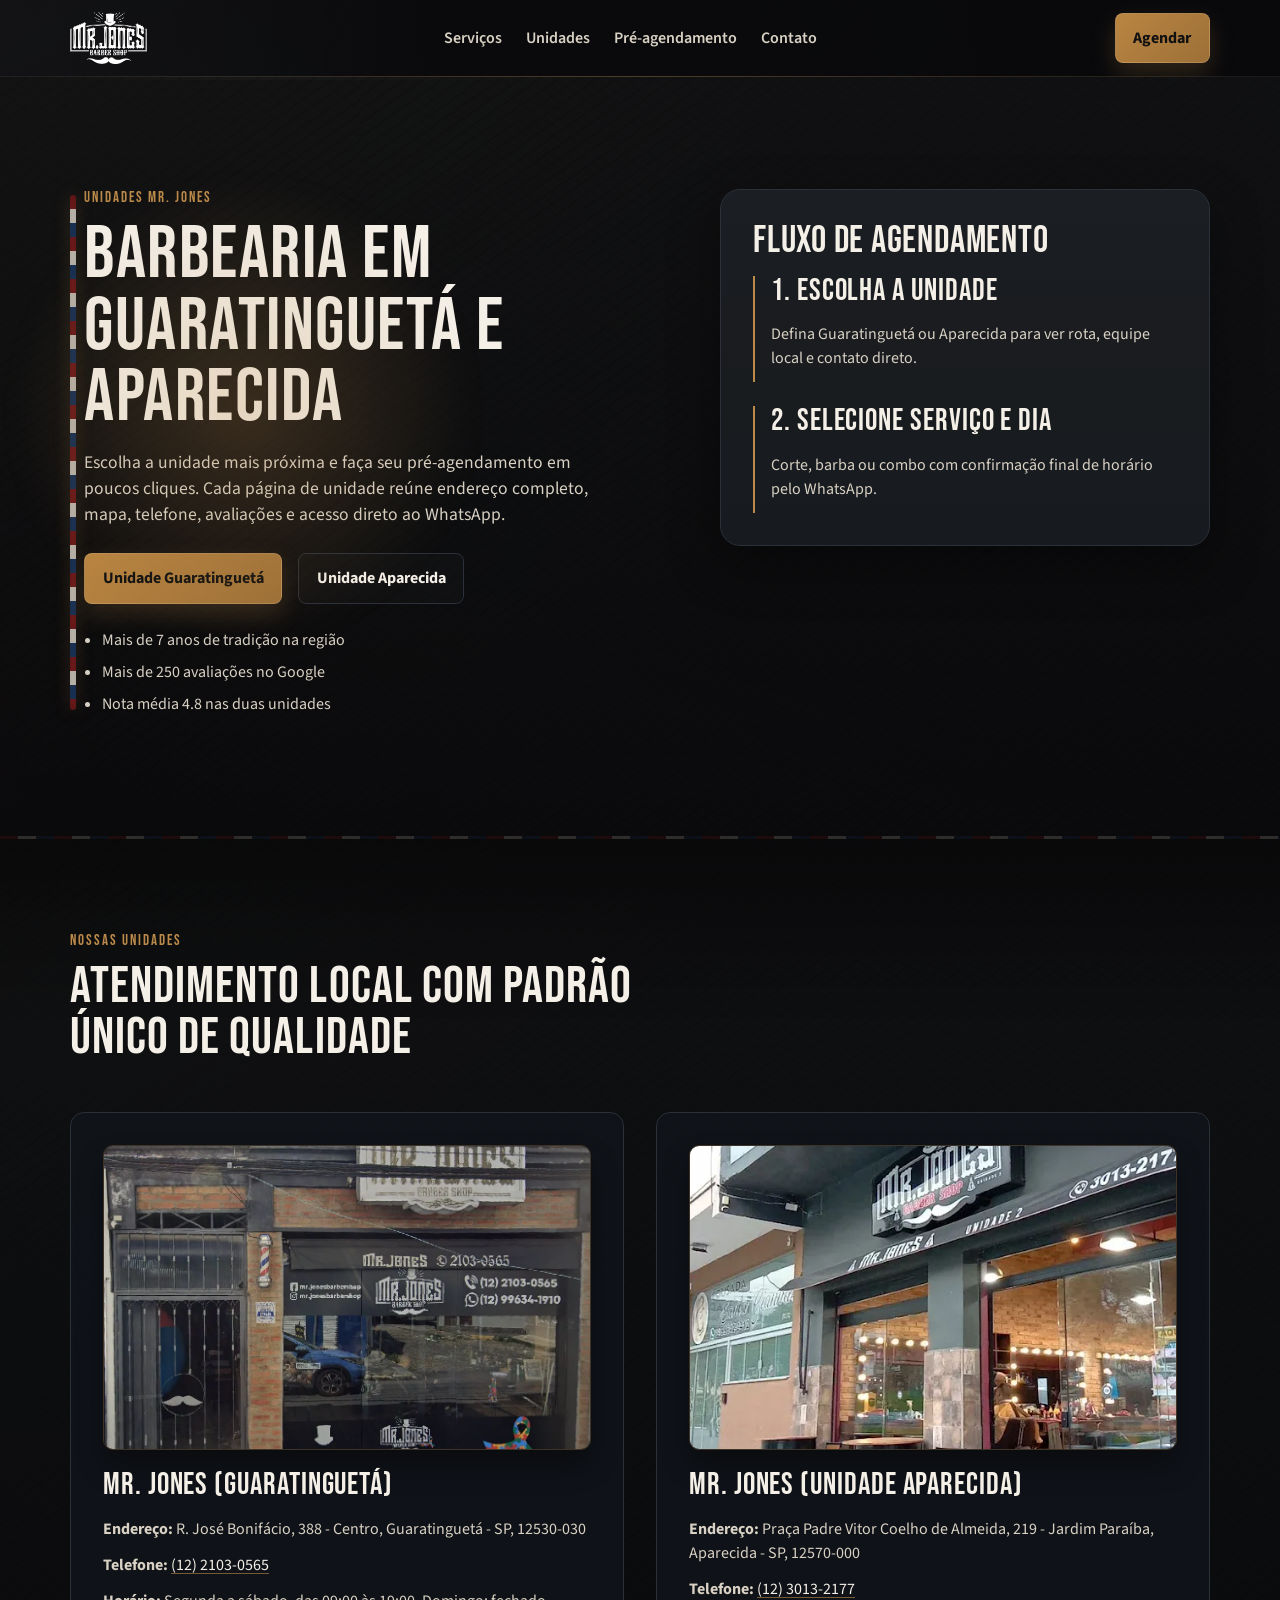
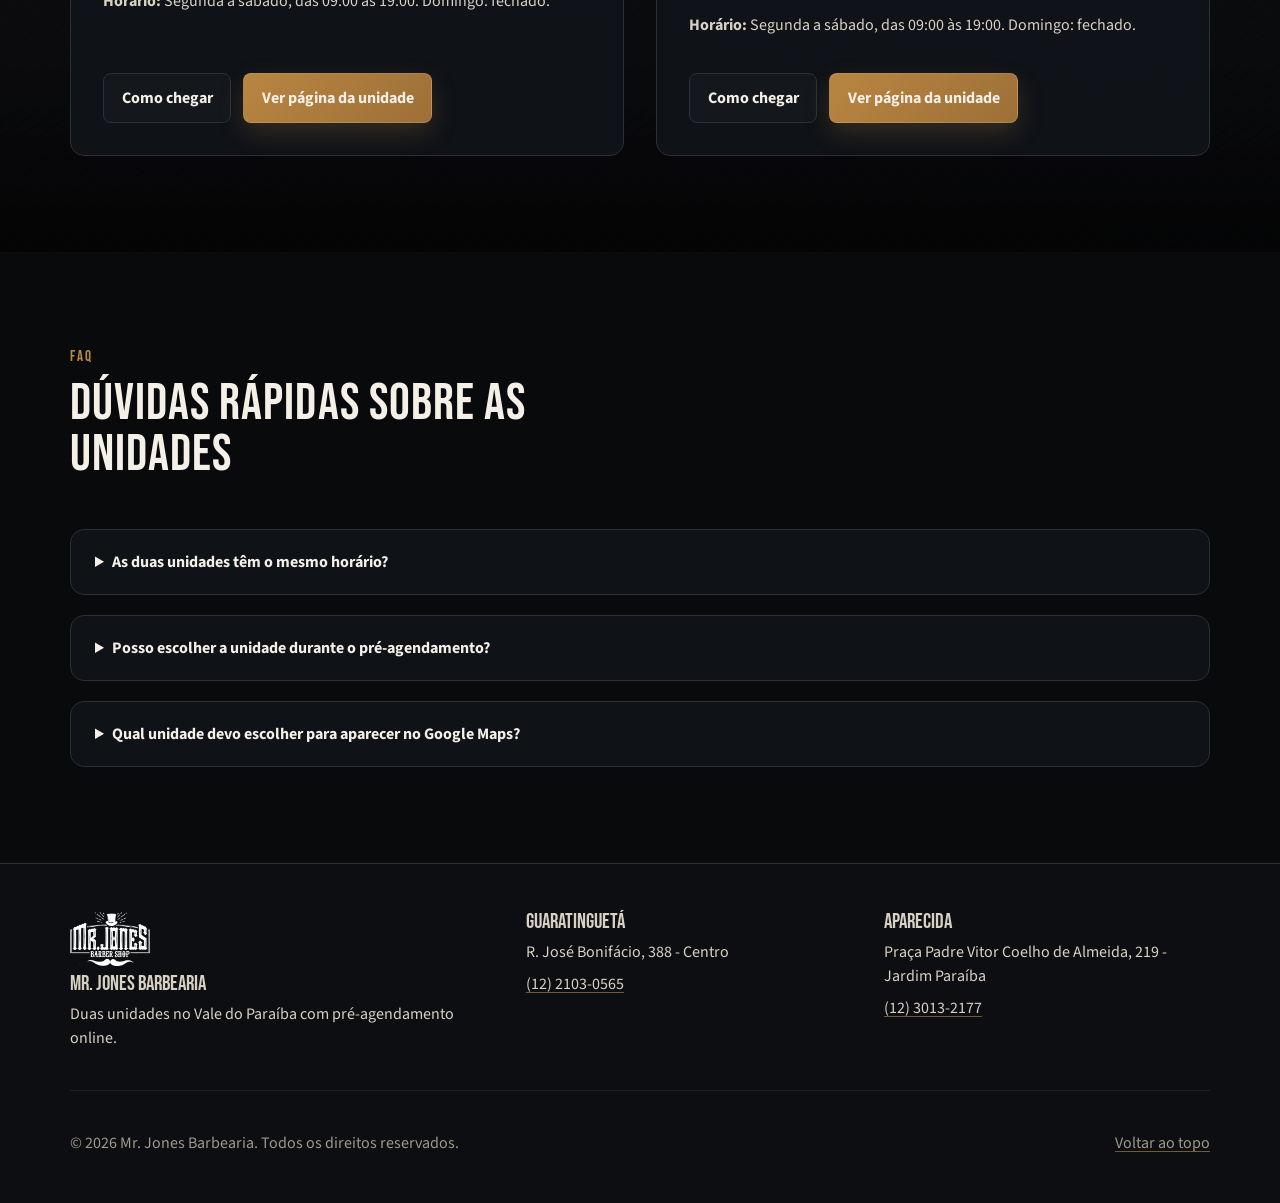
<file: unidades/index.html>
﻿<!doctype html>
<html lang="pt-BR">
<head>
  <meta charset="utf-8">
  <meta http-equiv="x-ua-compatible" content="ie=edge">
  <meta name="viewport" content="width=device-width, initial-scale=1">
  <title>Unidades da Mr. Jones | Guaratinguetá e Aparecida</title>
  <meta name="description" content="Conheça as unidades da Mr. Jones em Guaratinguetá e Aparecida. Endereço, telefone, mapa, horários e pré-agendamento rápido pelo WhatsApp.">
  <meta name="robots" content="index,follow,max-image-preview:large,max-snippet:-1,max-video-preview:-1">
  <meta name="theme-color" content="#101113">
  <meta property="og:type" content="website">
  <meta property="og:locale" content="pt_BR">
  <meta property="og:title" content="Unidades da Mr. Jones | Guaratinguetá e Aparecida">
  <meta property="og:description" content="Escolha sua unidade e faça seu pré-agendamento com confirmação rápida no WhatsApp.">
  <meta property="og:url" content="https://SEU-DOMINIO.com.br/unidades/">
  <meta property="og:image" content="https://SEU-DOMINIO.com.br/assets/og-mr-jones.svg">
  <meta name="twitter:card" content="summary_large_image">
  <link rel="canonical" href="https://SEU-DOMINIO.com.br/unidades/">
  <link rel="preconnect" href="https://fonts.googleapis.com">
  <link rel="preconnect" href="https://fonts.gstatic.com" crossorigin>
  <link href="https://fonts.googleapis.com/css2?family=Bebas+Neue&family=Source+Sans+3:wght@400;500;600;700&display=swap" rel="stylesheet">
  <link rel="icon" href="../assets/favicon.svg" type="image/svg+xml">
  <link rel="stylesheet" href="../assets/site.css">
  <script type="application/ld+json">
    {
      "@context": "https://schema.org",
      "@graph": [
        {
          "@type": "BreadcrumbList",
          "itemListElement": [
            {"@type": "ListItem", "position": 1, "name": "Home", "item": "https://SEU-DOMINIO.com.br/"},
            {"@type": "ListItem", "position": 2, "name": "Unidades", "item": "https://SEU-DOMINIO.com.br/unidades/"}
          ]
        },
        {
          "@type": "ItemList",
          "name": "Unidades Mr. Jones",
          "itemListElement": [
            {
              "@type": "ListItem",
              "position": 1,
              "item": {
                "@type": "Barbershop",
                "name": "Mr. Jones (Guaratinguetá)",
                "url": "https://SEU-DOMINIO.com.br/unidades/guaratingueta/",
                "telephone": "+55 12 2103-0565"
              }
            },
            {
              "@type": "ListItem",
              "position": 2,
              "item": {
                "@type": "Barbershop",
                "name": "Mr. Jones (Unidade Aparecida)",
                "url": "https://SEU-DOMINIO.com.br/unidades/aparecida/",
                "telephone": "+55 12 3013-2177"
              }
            }
          ]
        }
      ]
    }
  </script>
</head>
<body>
  <a class="skip-link" href="#conteudo">Pular para o conteúdo principal</a>

  <header class="site-header" id="topo">
    <div class="container nav-wrap">
      <a href="../" class="brand" aria-label="Ir para a página inicial">
        <img class="brand-logo" src="../assets/img/logo-branca.webp" alt="Mr. Jones Barbearia" width="560" height="379">
      </a>
      <nav class="main-nav" aria-label="Navegação principal">
        <a href="../servicos/">Serviços</a>
        <a href="../unidades/">Unidades</a>
        <a href="../#pre-agendamento">Pré-agendamento</a>
        <a href="../#contato">Contato</a>
      </nav>
      <a class="btn btn-primary nav-cta" href="../#pre-agendamento">Agendar</a>
      <button class="menu-toggle" type="button" aria-expanded="false" aria-controls="mobile-nav">
        Menu
      </button>
    </div>
    <nav class="mobile-nav" id="mobile-nav" aria-label="Navegação mobile">
      <a href="../servicos/">Serviços</a>
      <a href="../unidades/">Unidades</a>
      <a href="../#pre-agendamento">Pré-agendamento</a>
      <a href="../#contato">Contato</a>
    </nav>
  </header>

  <main id="conteudo">
    <section class="hero section-dark">
      <div class="texture-layer" aria-hidden="true"></div>
      <div class="container hero-grid">
        <div class="hero-copy" data-reveal>
          <p class="eyebrow">Unidades Mr. Jones</p>
          <h1>Barbearia em Guaratinguetá e Aparecida</h1>
          <p class="hero-lead">
            Escolha a unidade mais próxima e faça seu pré-agendamento em poucos cliques.
            Cada página de unidade reúne endereço completo, mapa, telefone, avaliações e acesso direto ao WhatsApp.
          </p>
          <div class="hero-actions">
            <a class="btn btn-primary" href="../unidades/guaratingueta/">Unidade Guaratinguetá</a>
            <a class="btn btn-ghost" href="../unidades/aparecida/">Unidade Aparecida</a>
          </div>
          <ul class="hero-points" aria-label="Prova social">
            <li>Mais de 7 anos de tradição na região</li>
            <li>Mais de 250 avaliações no Google</li>
            <li>Nota média 4.8 nas duas unidades</li>
          </ul>
        </div>
        <aside class="hero-panel" data-reveal>
          <h2>Fluxo de agendamento</h2>
          <div class="unit-quick">
            <article>
              <h3>1. Escolha a unidade</h3>
              <p>Defina Guaratinguetá ou Aparecida para ver rota, equipe local e contato direto.</p>
            </article>
            <article>
              <h3>2. Selecione serviço e dia</h3>
              <p>Corte, barba ou combo com confirmação final de horário pelo WhatsApp.</p>
            </article>
          </div>
        </aside>
      </div>
    </section>

    <section class="section section-dark" id="lista-unidades">
      <div class="texture-layer texture-layer-soft" aria-hidden="true"></div>
      <div class="container">
        <div class="section-head" data-reveal>
          <p class="eyebrow">Nossas unidades</p>
          <h2>Atendimento local com padrão único de qualidade</h2>
        </div>
        <div class="units-grid">
          <article class="unit-card" data-reveal>
            <img class="unit-photo" src="../assets/img/fachada-guaratingueta.webp" alt="Fachada da unidade Mr. Jones em Guaratinguetá" width="1001" height="815" loading="lazy">
            <h3>Mr. Jones (Guaratinguetá)</h3>
            <p><strong>Endereço:</strong> R. José Bonifácio, 388 - Centro, Guaratinguetá - SP, 12530-030</p>
            <p><strong>Telefone:</strong> <a href="tel:+551221030565">(12) 2103-0565</a></p>
            <p><strong>Horário:</strong> Segunda a sábado, das 09:00 às 19:00. Domingo: fechado.</p>
            <div class="unit-actions">
              <a class="btn btn-ghost" href="https://www.google.com/maps/search/?api=1&query=R.+Jose+Bonifacio,+388+-+Centro,+Guaratingueta+-+SP" target="_blank" rel="noopener noreferrer">Como chegar</a>
              <a class="btn btn-primary" href="../unidades/guaratingueta/">Ver página da unidade</a>
            </div>
          </article>
          <article class="unit-card" data-reveal>
            <img class="unit-photo" src="../assets/img/fachada-aparecida.webp" alt="Fachada da unidade Mr. Jones em Aparecida" width="574" height="1020" loading="lazy">
            <h3>Mr. Jones (Unidade Aparecida)</h3>
            <p><strong>Endereço:</strong> Praça Padre Vitor Coelho de Almeida, 219 - Jardim Paraíba, Aparecida - SP, 12570-000</p>
            <p><strong>Telefone:</strong> <a href="tel:+551230132177">(12) 3013-2177</a></p>
            <p><strong>Horário:</strong> Segunda a sábado, das 09:00 às 19:00. Domingo: fechado.</p>
            <div class="unit-actions">
              <a class="btn btn-ghost" href="https://www.google.com/maps/search/?api=1&query=Praca+Padre+Vitor+Coelho+de+Almeida,+219+-+Jardim+Paraiba,+Aparecida+-+SP" target="_blank" rel="noopener noreferrer">Como chegar</a>
              <a class="btn btn-primary" href="../unidades/aparecida/">Ver página da unidade</a>
            </div>
          </article>
        </div>
      </div>
    </section>

    <section class="section" id="faq-unidades">
      <div class="container">
        <div class="section-head" data-reveal>
          <p class="eyebrow">FAQ</p>
          <h2>Dúvidas rápidas sobre as unidades</h2>
        </div>
        <div class="faq-grid">
          <details data-reveal>
            <summary>As duas unidades têm o mesmo horário?</summary>
            <p>Sim. Guaratinguetá e Aparecida atendem de segunda a sábado, das 09:00 às 19:00.</p>
          </details>
          <details data-reveal>
            <summary>Posso escolher a unidade durante o pré-agendamento?</summary>
            <p>Sim. No formulário você escolhe a unidade, o serviço e o dia desejado antes de ir para o WhatsApp.</p>
          </details>
          <details data-reveal>
            <summary>Qual unidade devo escolher para aparecer no Google Maps?</summary>
            <p>Escolha a página da unidade mais próxima. Cada página tem endereço completo, botão de rota e contato local.</p>
          </details>
        </div>
      </div>
    </section>
  </main>

  <footer class="site-footer" id="contato">
    <div class="container footer-grid">
      <div>
        <img class="footer-logo" src="../assets/img/logo-branca.webp" alt="Mr. Jones Barbearia" width="560" height="379">
        <p class="footer-title">Mr. Jones Barbearia</p>
        <p>Duas unidades no Vale do Paraíba com pré-agendamento online.</p>
      </div>
      <div>
        <p class="footer-title">Guaratinguetá</p>
        <p>R. José Bonifácio, 388 - Centro</p>
        <p><a href="tel:+551221030565">(12) 2103-0565</a></p>
      </div>
      <div>
        <p class="footer-title">Aparecida</p>
        <p>Praça Padre Vitor Coelho de Almeida, 219 - Jardim Paraíba</p>
        <p><a href="tel:+551230132177">(12) 3013-2177</a></p>
      </div>
    </div>
    <div class="container footer-bottom">
      <p>© <span id="year"></span> Mr. Jones Barbearia. Todos os direitos reservados.</p>
      <a href="#topo">Voltar ao topo</a>
    </div>
  </footer>

  <script src="../assets/site.js" defer></script>
</body>
</html>
</file>
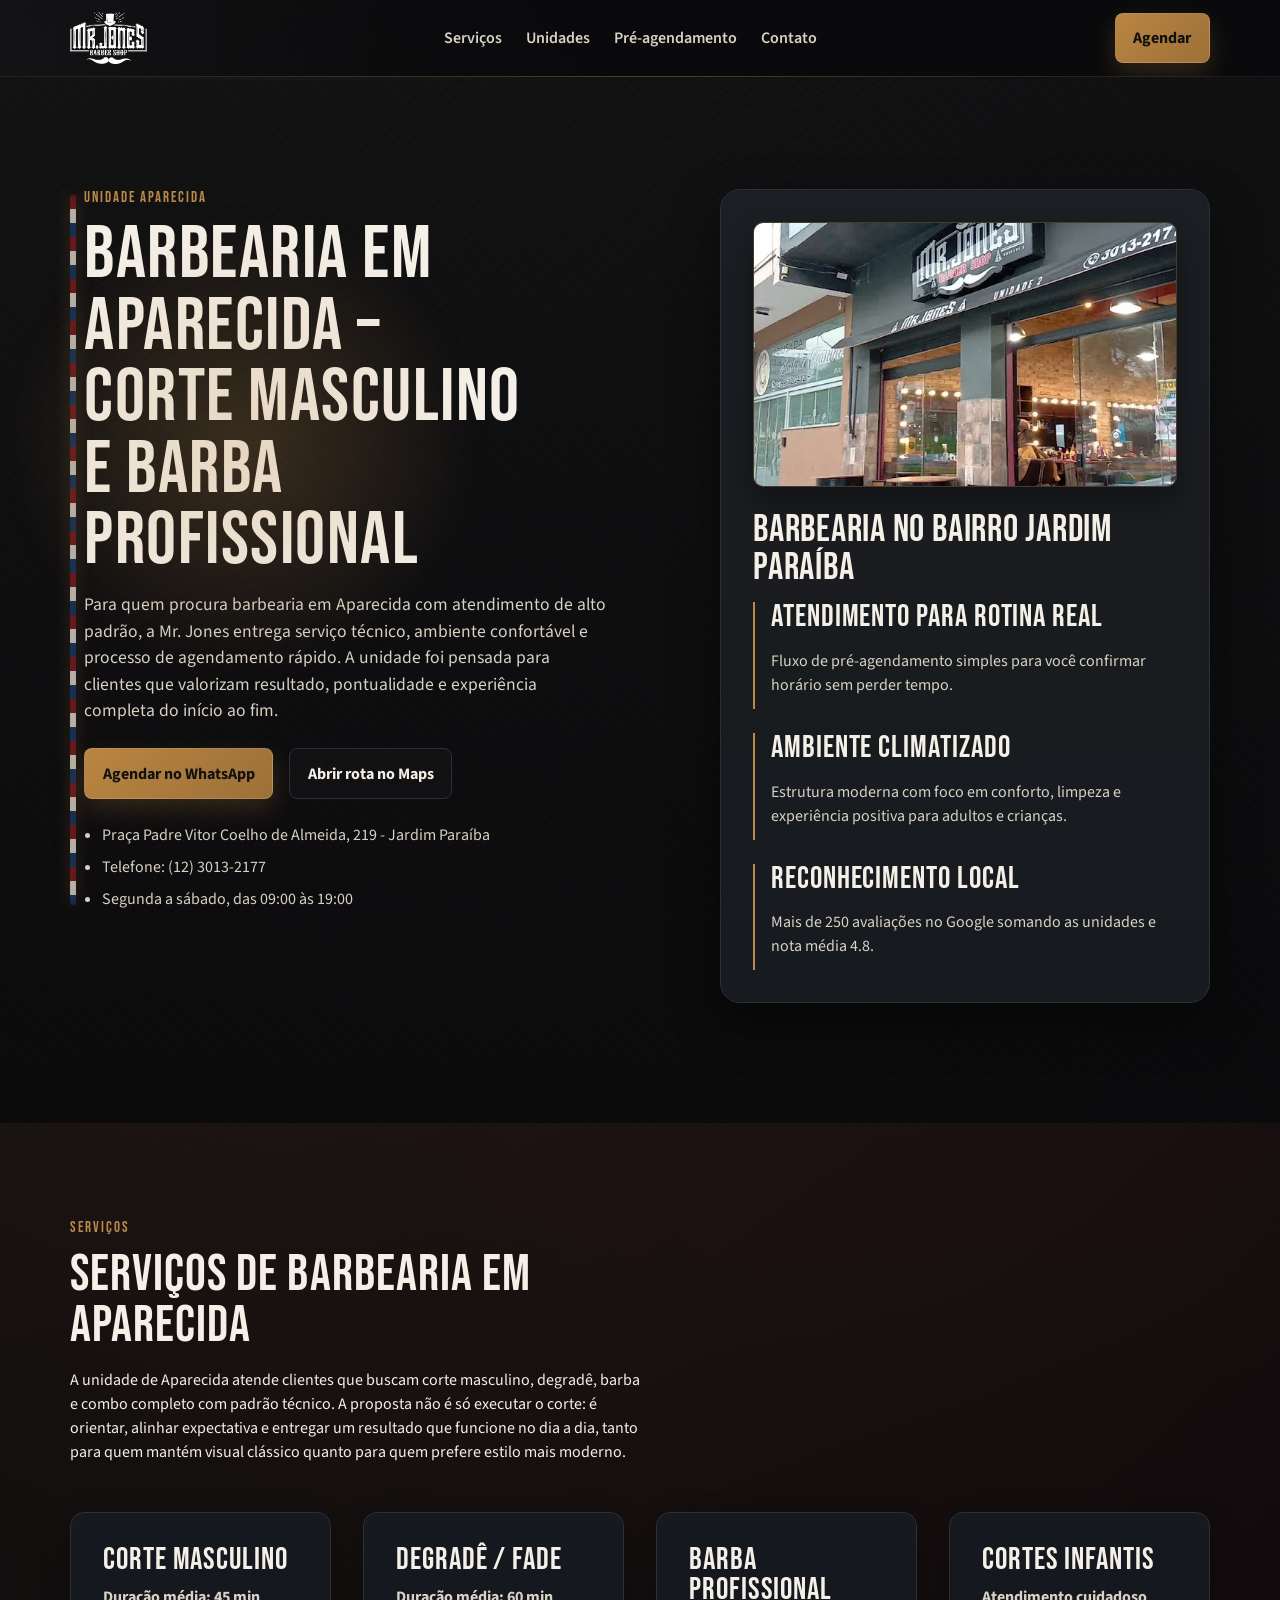
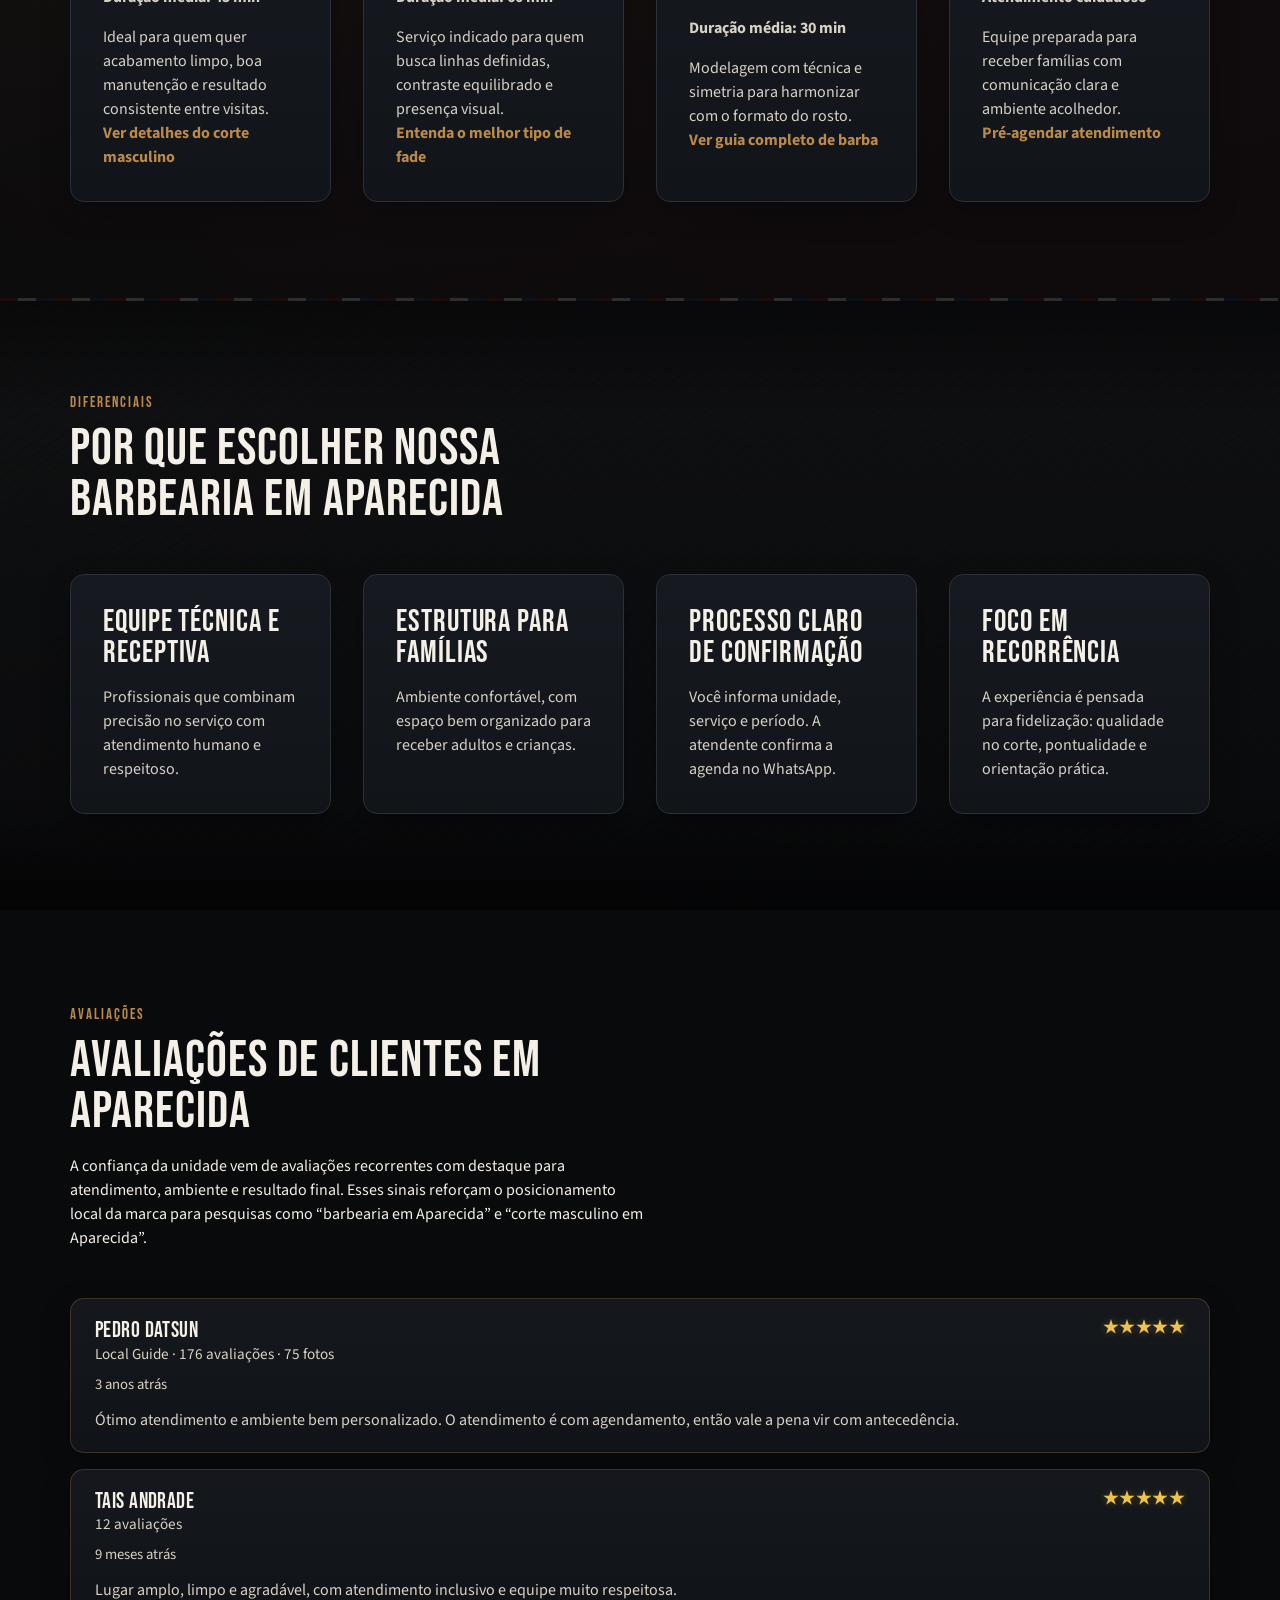
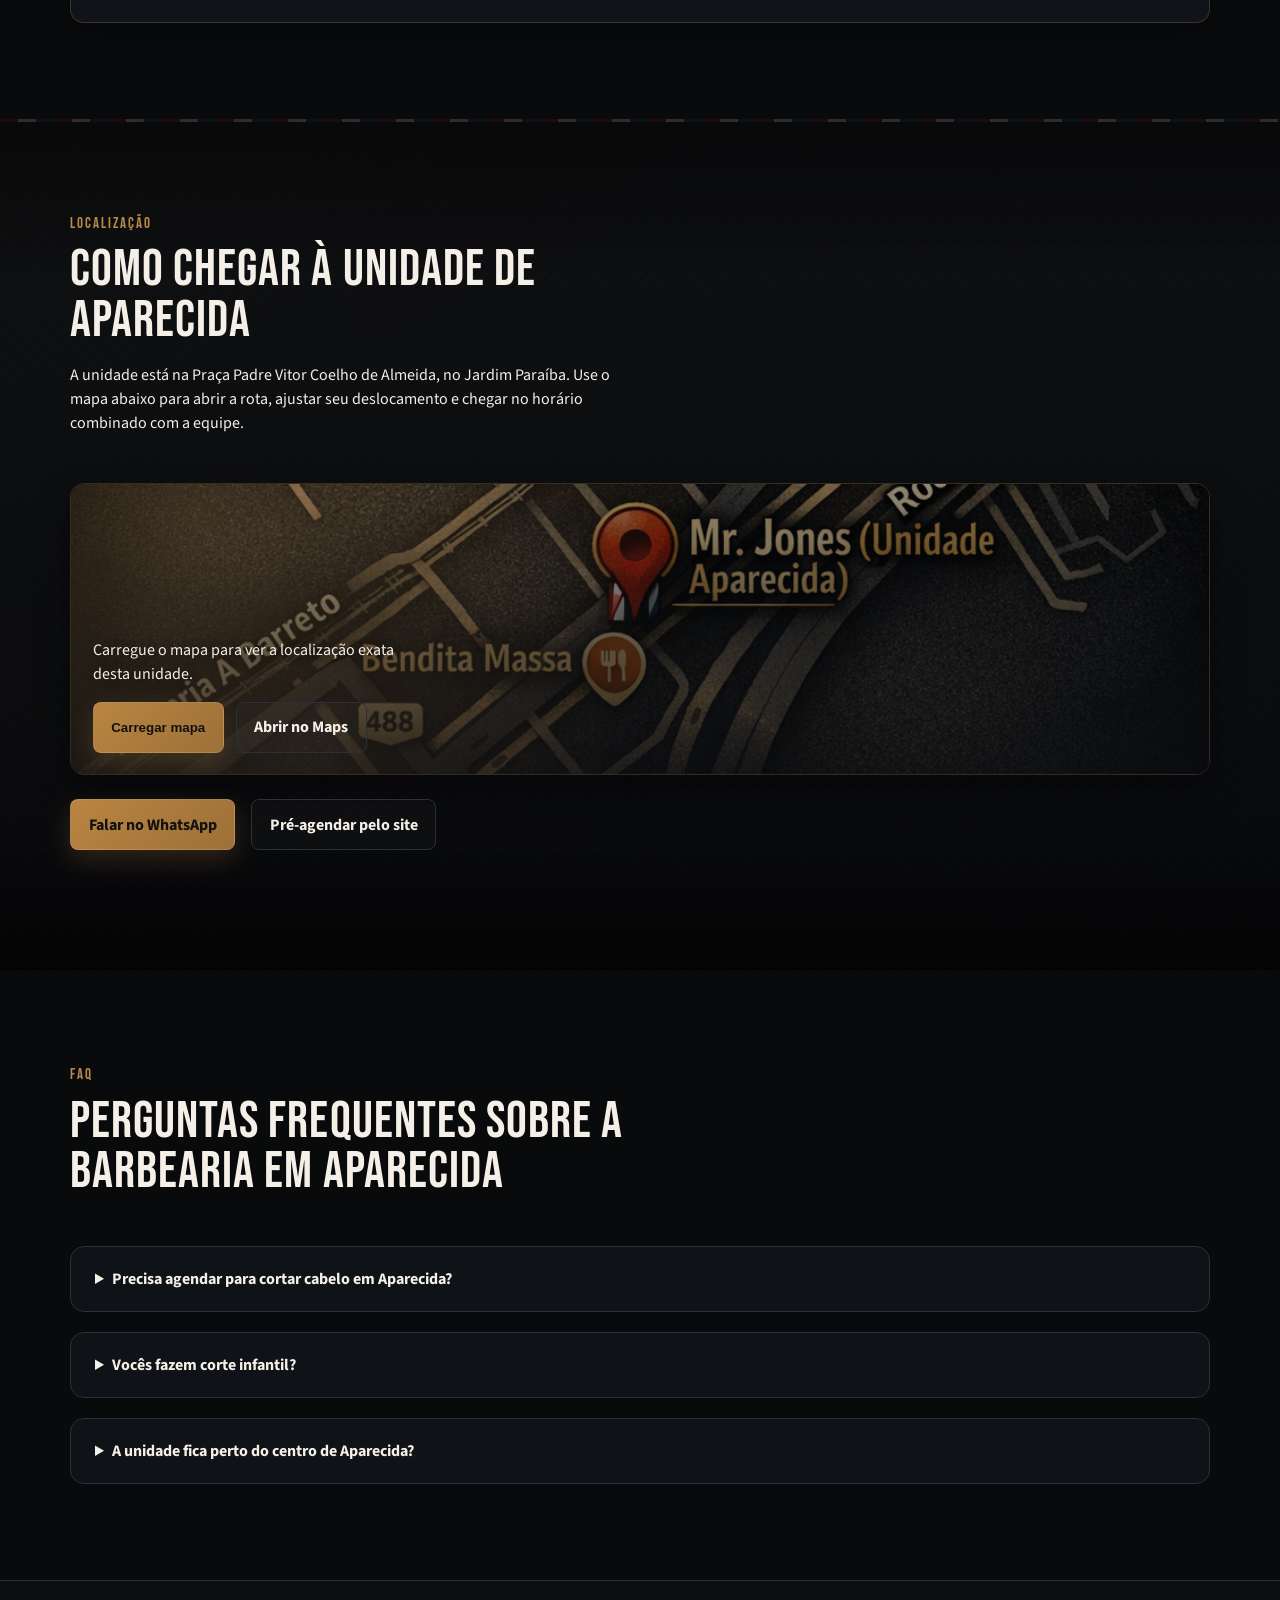
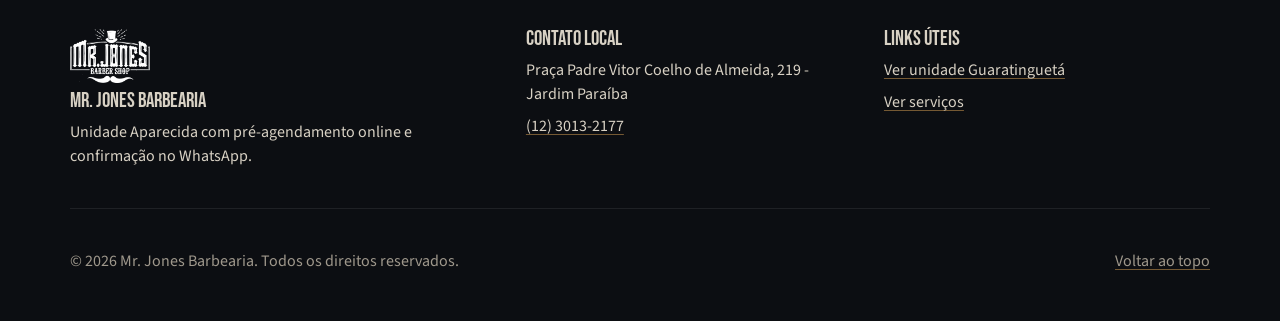
<file: unidades/aparecida/index.html>
﻿<!doctype html>
<html lang="pt-BR">
<head>
  <meta charset="utf-8">
  <meta http-equiv="x-ua-compatible" content="ie=edge">
  <meta name="viewport" content="width=device-width, initial-scale=1">
  <title>Barbearia em Aparecida | Corte Masculino e Barba Profissional</title>
  <meta name="description" content="Barbearia em Aparecida com corte masculino, barba e pré-agendamento online. Unidade com ambiente climatizado e confirmação rápida pelo WhatsApp.">
  <meta name="robots" content="index,follow,max-image-preview:large,max-snippet:-1,max-video-preview:-1">
  <meta property="og:type" content="website">
  <meta property="og:locale" content="pt_BR">
  <meta property="og:title" content="Barbearia em Aparecida | Mr. Jones">
  <meta property="og:description" content="Corte masculino e barba profissional em Aparecida com pré-agendamento e confirmação no WhatsApp.">
  <meta property="og:url" content="https://SEU-DOMINIO.com.br/unidades/aparecida/">
  <meta property="og:image" content="https://SEU-DOMINIO.com.br/assets/og-mr-jones.svg">
  <meta name="twitter:card" content="summary_large_image">
  <link rel="canonical" href="https://SEU-DOMINIO.com.br/unidades/aparecida/">
  <link rel="preconnect" href="https://fonts.googleapis.com">
  <link rel="preconnect" href="https://fonts.gstatic.com" crossorigin>
  <link href="https://fonts.googleapis.com/css2?family=Bebas+Neue&family=Source+Sans+3:wght@400;500;600;700&display=swap" rel="stylesheet">
  <link rel="icon" href="../../assets/favicon.svg" type="image/svg+xml">
  <link rel="stylesheet" href="../../assets/site.css">
  <script type="application/ld+json">
    {
      "@context": "https://schema.org",
      "@graph": [
        {
          "@type": "BreadcrumbList",
          "itemListElement": [
            {"@type": "ListItem", "position": 1, "name": "Home", "item": "https://SEU-DOMINIO.com.br/"},
            {"@type": "ListItem", "position": 2, "name": "Unidades", "item": "https://SEU-DOMINIO.com.br/unidades/"},
            {"@type": "ListItem", "position": 3, "name": "Aparecida", "item": "https://SEU-DOMINIO.com.br/unidades/aparecida/"}
          ]
        },
        {
          "@type": "Barbershop",
          "@id": "https://SEU-DOMINIO.com.br/unidades/aparecida/#barbershop",
          "name": "Mr. Jones (Unidade Aparecida)",
          "url": "https://SEU-DOMINIO.com.br/unidades/aparecida/",
          "telephone": "+55 12 3013-2177",
          "address": {
            "@type": "PostalAddress",
            "streetAddress": "Praça Padre Vitor Coelho de Almeida, 219 - Jardim Paraíba",
            "addressLocality": "Aparecida",
            "addressRegion": "SP",
            "postalCode": "12570-000",
            "addressCountry": "BR"
          },
          "openingHoursSpecification": [
            {
              "@type": "OpeningHoursSpecification",
              "dayOfWeek": ["Monday", "Tuesday", "Wednesday", "Thursday", "Friday", "Saturday"],
              "opens": "09:00",
              "closes": "19:00"
            }
          ]
        },
        {
          "@type": "FAQPage",
          "mainEntity": [
            {
              "@type": "Question",
              "name": "Precisa agendar para cortar cabelo em Aparecida?",
              "acceptedAnswer": {"@type": "Answer", "text": "Recomendamos pré-agendar para garantir disponibilidade e atendimento no melhor horário para você."}
            },
            {
              "@type": "Question",
              "name": "A unidade de Aparecida faz corte infantil?",
              "acceptedAnswer": {"@type": "Answer", "text": "Sim. A equipe atende cortes infantis e mantém abordagem acolhedora para famílias."}
            },
            {
              "@type": "Question",
              "name": "Onde fica a barbearia em Aparecida?",
              "acceptedAnswer": {"@type": "Answer", "text": "A unidade fica na Praça Padre Vitor Coelho de Almeida, 219, Jardim Paraíba, em Aparecida."}
            }
          ]
        }
      ]
    }
  </script>
</head>
<body>
  <a class="skip-link" href="#conteudo">Pular para o conteúdo principal</a>

  <header class="site-header" id="topo">
    <div class="container nav-wrap">
      <a href="../../" class="brand" aria-label="Ir para a página inicial">
        <img class="brand-logo" src="../../assets/img/logo-branca.webp" alt="Mr. Jones Barbearia" width="560" height="379">
      </a>
      <nav class="main-nav" aria-label="Navegação principal">
        <a href="../../servicos/">Serviços</a>
        <a href="../../unidades/">Unidades</a>
        <a href="../../#pre-agendamento">Pré-agendamento</a>
        <a href="../../#contato">Contato</a>
      </nav>
      <a class="btn btn-primary nav-cta" href="../../#pre-agendamento">Agendar</a>
      <button class="menu-toggle" type="button" aria-expanded="false" aria-controls="mobile-nav">
        Menu
      </button>
    </div>
    <nav class="mobile-nav" id="mobile-nav" aria-label="Navegação mobile">
      <a href="../../servicos/">Serviços</a>
      <a href="../../unidades/">Unidades</a>
      <a href="../../#pre-agendamento">Pré-agendamento</a>
      <a href="../../#contato">Contato</a>
    </nav>
  </header>

  <main id="conteudo">
    <section class="hero section-dark">
      <div class="texture-layer" aria-hidden="true"></div>
      <div class="container hero-grid">
        <div class="hero-copy" data-reveal>
          <p class="eyebrow">Unidade Aparecida</p>
          <h1>Barbearia em Aparecida – corte masculino e barba profissional</h1>
          <p class="hero-lead">
            Para quem procura barbearia em Aparecida com atendimento de alto padrão, a Mr. Jones entrega serviço técnico,
            ambiente confortável e processo de agendamento rápido. A unidade foi pensada para clientes que valorizam resultado,
            pontualidade e experiência completa do início ao fim.
          </p>
          <div class="hero-actions">
            <a class="btn btn-primary" href="https://wa.me/551230132177?text=Ol%C3%A1!%20Quero%20confirmar%20meu%20pr%C3%A9-agendamento%20na%20unidade%20de%20Aparecida." target="_blank" rel="noopener noreferrer">Agendar no WhatsApp</a>
            <a class="btn btn-ghost" href="https://www.google.com/maps/search/?api=1&query=Praca+Padre+Vitor+Coelho+de+Almeida,+219+-+Jardim+Paraiba,+Aparecida+-+SP" target="_blank" rel="noopener noreferrer">Abrir rota no Maps</a>
          </div>
          <ul class="hero-points" aria-label="Dados da unidade">
            <li>Praça Padre Vitor Coelho de Almeida, 219 - Jardim Paraíba</li>
            <li>Telefone: (12) 3013-2177</li>
            <li>Segunda a sábado, das 09:00 às 19:00</li>
          </ul>
        </div>
        <aside class="hero-panel" data-reveal>
          <img class="unit-photo unit-photo-hero" src="../../assets/img/fachada-aparecida.webp" alt="Fachada da unidade Mr. Jones em Aparecida" width="574" height="1020" loading="eager" fetchpriority="high">
          <h2>Barbearia no bairro Jardim Paraíba</h2>
          <div class="unit-quick">
            <article>
              <h3>Atendimento para rotina real</h3>
              <p>Fluxo de pré-agendamento simples para você confirmar horário sem perder tempo.</p>
            </article>
            <article>
              <h3>Ambiente climatizado</h3>
              <p>Estrutura moderna com foco em conforto, limpeza e experiência positiva para adultos e crianças.</p>
            </article>
            <article>
              <h3>Reconhecimento local</h3>
              <p>Mais de 250 avaliações no Google somando as unidades e nota média 4.8.</p>
            </article>
          </div>
        </aside>
      </div>
    </section>

    <section class="section" id="servicos-aparecida">
      <div class="container">
        <div class="section-head" data-reveal>
          <p class="eyebrow">Serviços</p>
          <h2>Serviços de barbearia em Aparecida</h2>
          <p>
            A unidade de Aparecida atende clientes que buscam corte masculino, degradê, barba e combo completo com padrão técnico.
            A proposta não é só executar o corte: é orientar, alinhar expectativa e entregar um resultado que funcione no dia a dia,
            tanto para quem mantém visual clássico quanto para quem prefere estilo mais moderno.
          </p>
        </div>
        <div class="services-grid">
          <article class="card" data-reveal>
            <h3>Corte masculino</h3>
            <p class="card-meta">Duração média: 45 min</p>
            <p>Ideal para quem quer acabamento limpo, boa manutenção e resultado consistente entre visitas.</p>
            <p><a class="text-link" href="../../servicos/">Ver detalhes do corte masculino</a></p>
          </article>
          <article class="card" data-reveal>
            <h3>Degradê / Fade</h3>
            <p class="card-meta">Duração média: 60 min</p>
            <p>Serviço indicado para quem busca linhas definidas, contraste equilibrado e presença visual.</p>
            <p><a class="text-link" href="../../servicos/">Entenda o melhor tipo de fade</a></p>
          </article>
          <article class="card" data-reveal>
            <h3>Barba profissional</h3>
            <p class="card-meta">Duração média: 30 min</p>
            <p>Modelagem com técnica e simetria para harmonizar com o formato do rosto.</p>
            <p><a class="text-link" href="../../servicos/">Ver guia completo de barba</a></p>
          </article>
          <article class="card" data-reveal>
            <h3>Cortes infantis</h3>
            <p class="card-meta">Atendimento cuidadoso</p>
            <p>Equipe preparada para receber famílias com comunicação clara e ambiente acolhedor.</p>
            <p><a class="text-link" href="../../#pre-agendamento">Pré-agendar atendimento</a></p>
          </article>
        </div>
      </div>
    </section>

    <section class="section section-dark" id="diferenciais-aparecida">
      <div class="texture-layer texture-layer-soft" aria-hidden="true"></div>
      <div class="container">
        <div class="section-head" data-reveal>
          <p class="eyebrow">Diferenciais</p>
          <h2>Por que escolher nossa barbearia em Aparecida</h2>
        </div>
        <div class="services-grid">
          <article class="card" data-reveal>
            <h3>Equipe técnica e receptiva</h3>
            <p>Profissionais que combinam precisão no serviço com atendimento humano e respeitoso.</p>
          </article>
          <article class="card" data-reveal>
            <h3>Estrutura para famílias</h3>
            <p>Ambiente confortável, com espaço bem organizado para receber adultos e crianças.</p>
          </article>
          <article class="card" data-reveal>
            <h3>Processo claro de confirmação</h3>
            <p>Você informa unidade, serviço e período. A atendente confirma a agenda no WhatsApp.</p>
          </article>
          <article class="card" data-reveal>
            <h3>Foco em recorrência</h3>
            <p>A experiência é pensada para fidelização: qualidade no corte, pontualidade e orientação prática.</p>
          </article>
        </div>
      </div>
    </section>

    <section class="section" id="avaliacoes-aparecida">
      <div class="container">
        <div class="section-head" data-reveal>
          <p class="eyebrow">Avaliações</p>
          <h2>Avaliações de clientes em Aparecida</h2>
          <p>
            A confiança da unidade vem de avaliações recorrentes com destaque para atendimento, ambiente e resultado final.
            Esses sinais reforçam o posicionamento local da marca para pesquisas como “barbearia em Aparecida”
            e “corte masculino em Aparecida”.
          </p>
        </div>
        <div class="reviews-stack">
          <article class="review-card" data-reveal>
            <header class="review-head">
              <div class="review-author">
                <h3>Pedro Datsun</h3>
                <p>Local Guide · 176 avaliações · 75 fotos</p>
              </div>
              <p class="review-stars" aria-label="5 de 5">&#9733;&#9733;&#9733;&#9733;&#9733;</p>
            </header>
            <p class="review-time">3 anos atrás</p>
            <p>Ótimo atendimento e ambiente bem personalizado. O atendimento é com agendamento, então vale a pena vir com antecedência.</p>
          </article>
          <article class="review-card" data-reveal>
            <header class="review-head">
              <div class="review-author">
                <h3>Tais Andrade</h3>
                <p>12 avaliações</p>
              </div>
              <p class="review-stars" aria-label="5 de 5">&#9733;&#9733;&#9733;&#9733;&#9733;</p>
            </header>
            <p class="review-time">9 meses atrás</p>
            <p>Lugar amplo, limpo e agradável, com atendimento inclusivo e equipe muito respeitosa.</p>
          </article>
        </div>
      </div>
    </section>

    <section class="section section-dark" id="como-chegar-aparecida">
      <div class="texture-layer texture-layer-soft" aria-hidden="true"></div>
      <div class="container">
        <div class="section-head" data-reveal>
          <p class="eyebrow">Localização</p>
          <h2>Como chegar à unidade de Aparecida</h2>
          <p>
            A unidade está na Praça Padre Vitor Coelho de Almeida, no Jardim Paraíba. Use o mapa abaixo para abrir a rota,
            ajustar seu deslocamento e chegar no horário combinado com a equipe.
          </p>
        </div>
        <div class="unit-map-wrap" data-reveal>
          <div class="map-gate" data-map-embed data-map-title="Mapa da unidade Mr. Jones Aparecida" data-map-src="https://www.google.com/maps/embed?pb=!1m18!1m12!1m3!1d3677.0380559800387!2d-45.2244747!3d-22.838081499999998!2m3!1f0!2f0!3f0!3m2!1i1024!2i768!4f13.1!3m3!1m2!1s0x94ccc31ebae0893d%3A0xf783b76e450ad492!2sMr.%20Jones%20(Unidade%20Aparecida)!5e0!3m2!1spt-BR!2sbr!4v1773173598299!5m2!1spt-BR!2sbr">
            <img class="map-cover" src="../../maps-aparecida.png" alt="Prévia do mapa da unidade Mr. Jones Aparecida" width="1024" height="1024" loading="lazy" decoding="async">
            <div class="map-gate-overlay">
              <p>Carregue o mapa para ver a localização exata desta unidade.</p>
              <div class="map-gate-actions">
                <button type="button" class="btn btn-primary map-load-btn">Carregar mapa</button>
                <a class="btn btn-ghost" href="https://www.google.com/maps/search/?api=1&query=Praca+Padre+Vitor+Coelho+de+Almeida,+219+-+Jardim+Paraiba,+Aparecida+-+SP" target="_blank" rel="noopener noreferrer">Abrir no Maps</a>
              </div>
            </div>
          </div>
        </div>
        <div class="hero-actions" style="margin-top:24px" data-reveal>
          <a class="btn btn-primary" href="https://wa.me/551230132177?text=Ol%C3%A1!%20Quero%20agendar%20na%20unidade%20de%20Aparecida." target="_blank" rel="noopener noreferrer">Falar no WhatsApp</a>
          <a class="btn btn-ghost" href="../../#pre-agendamento">Pré-agendar pelo site</a>
        </div>
      </div>
    </section>

    <section class="section" id="faq-aparecida">
      <div class="container">
        <div class="section-head" data-reveal>
          <p class="eyebrow">FAQ</p>
          <h2>Perguntas frequentes sobre a barbearia em Aparecida</h2>
        </div>
        <div class="faq-grid">
          <details data-reveal>
            <summary>Precisa agendar para cortar cabelo em Aparecida?</summary>
            <p>Recomendamos pré-agendar para garantir disponibilidade e evitar espera.</p>
          </details>
          <details data-reveal>
            <summary>Vocês fazem corte infantil?</summary>
            <p>Sim. A equipe atende crianças com abordagem cuidadosa e ambiente adequado para famílias.</p>
          </details>
          <details data-reveal>
            <summary>A unidade fica perto do centro de Aparecida?</summary>
            <p>Fica no Jardim Paraíba, com fácil acesso e rota disponível direto pelo Google Maps.</p>
          </details>
        </div>
      </div>
    </section>
  </main>

  <footer class="site-footer" id="contato">
    <div class="container footer-grid">
      <div>
        <img class="footer-logo" src="../../assets/img/logo-branca.webp" alt="Mr. Jones Barbearia" width="560" height="379">
        <p class="footer-title">Mr. Jones Barbearia</p>
        <p>Unidade Aparecida com pré-agendamento online e confirmação no WhatsApp.</p>
      </div>
      <div>
        <p class="footer-title">Contato local</p>
        <p>Praça Padre Vitor Coelho de Almeida, 219 - Jardim Paraíba</p>
        <p><a href="tel:+551230132177">(12) 3013-2177</a></p>
      </div>
      <div>
        <p class="footer-title">Links úteis</p>
        <p><a href="../../unidades/guaratingueta/">Ver unidade Guaratinguetá</a></p>
        <p><a href="../../servicos/">Ver serviços</a></p>
      </div>
    </div>
    <div class="container footer-bottom">
      <p>© <span id="year"></span> Mr. Jones Barbearia. Todos os direitos reservados.</p>
      <a href="#topo">Voltar ao topo</a>
    </div>
  </footer>

  <script src="../../assets/site.js" defer></script>
</body>
</html>
</file>
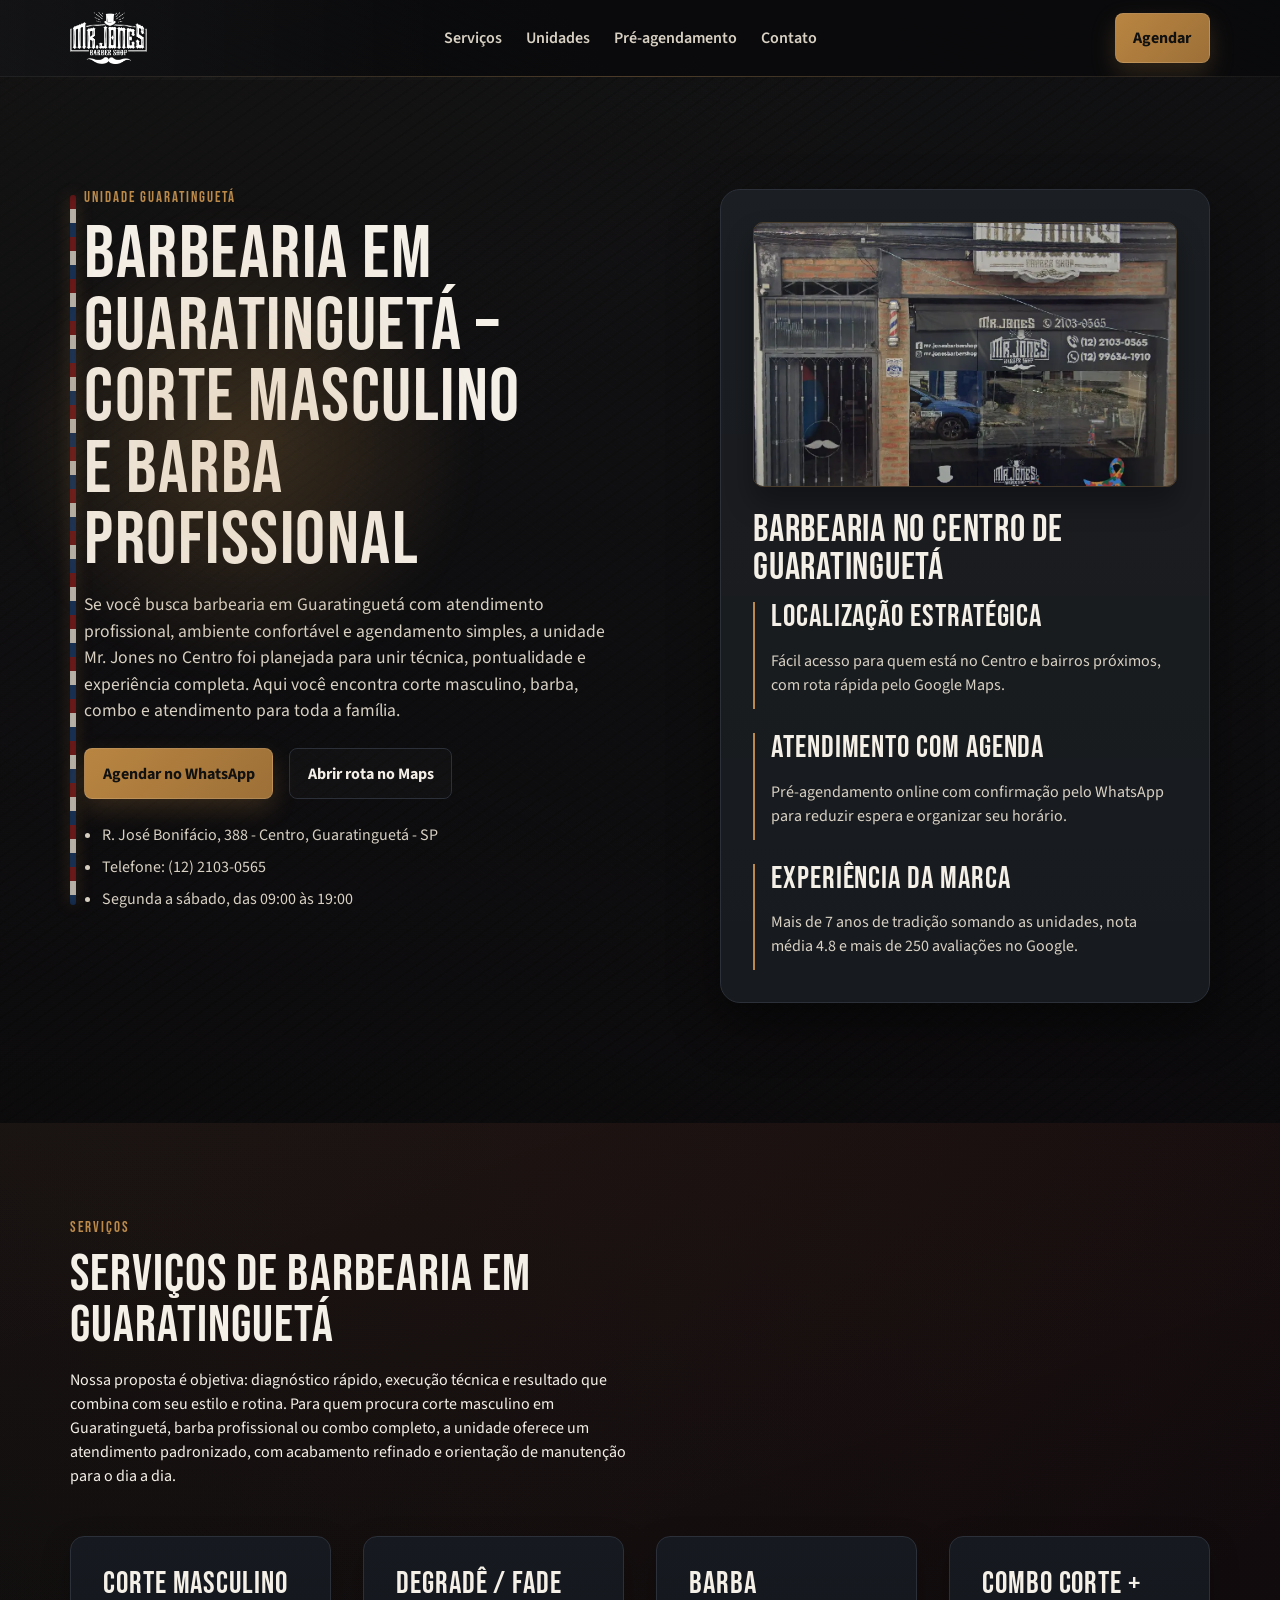
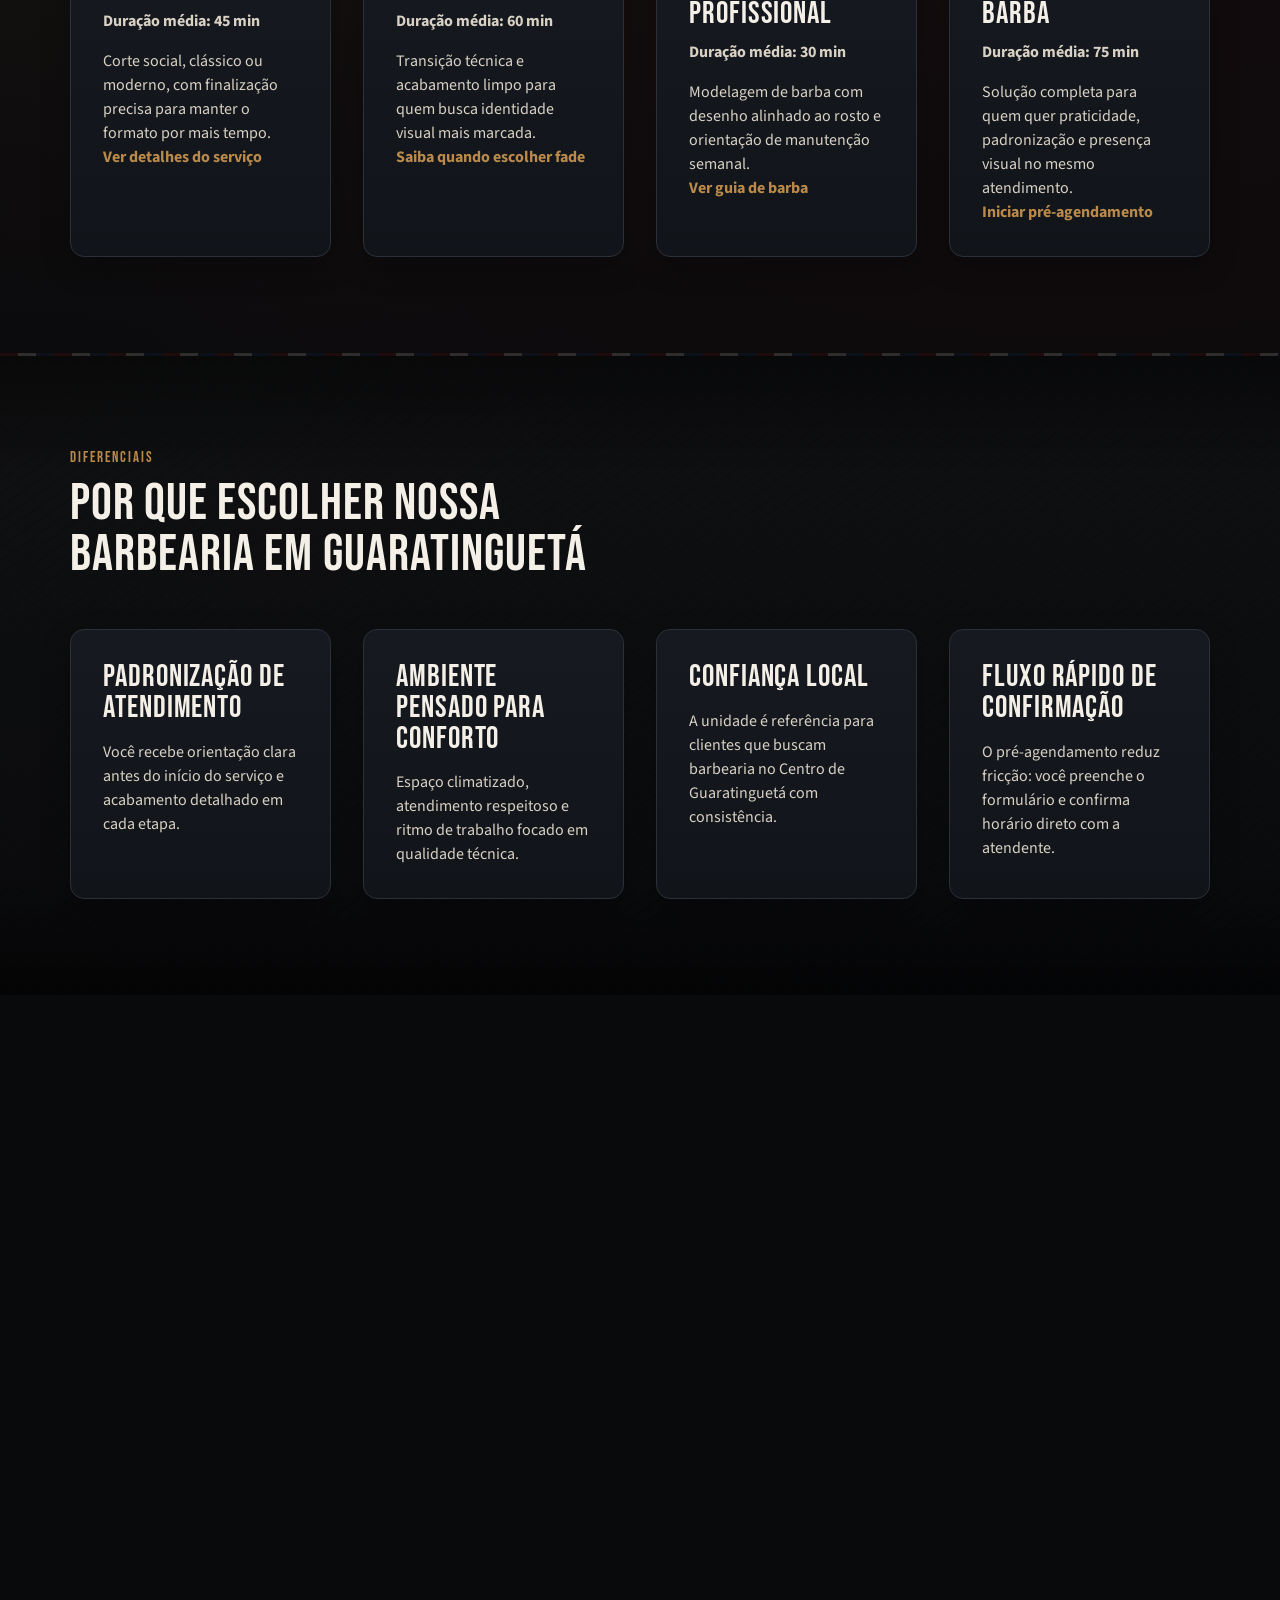
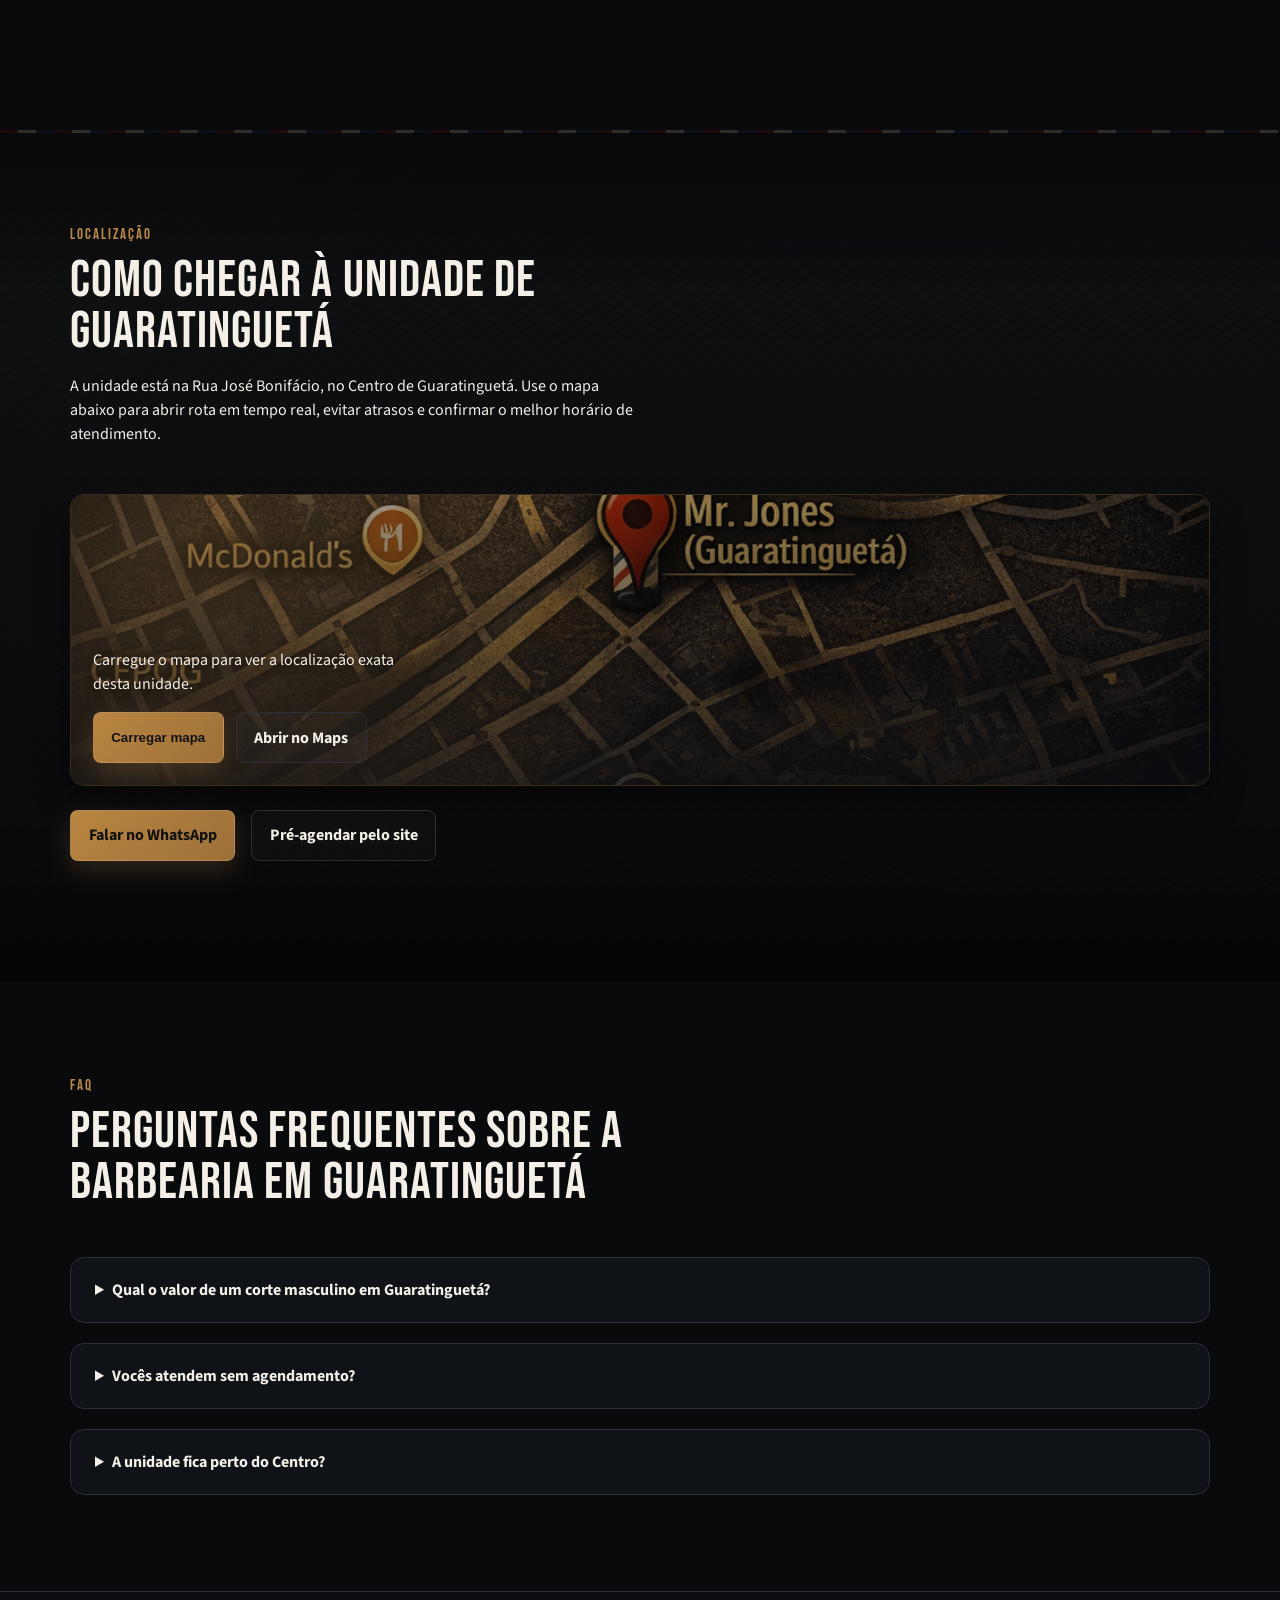
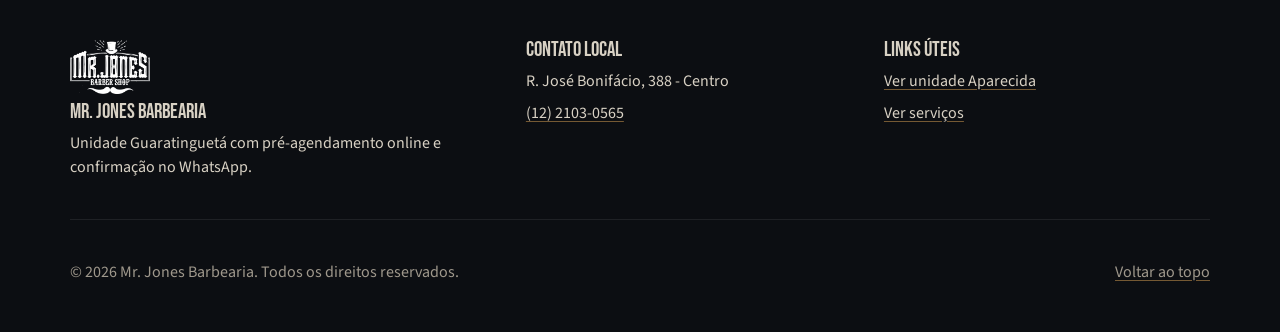
<file: unidades/guaratingueta/index.html>
﻿<!doctype html>
<html lang="pt-BR">
<head>
  <meta charset="utf-8">
  <meta http-equiv="x-ua-compatible" content="ie=edge">
  <meta name="viewport" content="width=device-width, initial-scale=1">
  <title>Barbearia em Guaratinguetá | Corte Masculino e Barba Profissional</title>
  <meta name="description" content="Barbearia em Guaratinguetá com corte masculino, barba profissional e pré-agendamento online. Unidade no Centro com confirmação rápida no WhatsApp.">
  <meta name="robots" content="index,follow,max-image-preview:large,max-snippet:-1,max-video-preview:-1">
  <meta property="og:type" content="website">
  <meta property="og:locale" content="pt_BR">
  <meta property="og:title" content="Barbearia em Guaratinguetá | Mr. Jones">
  <meta property="og:description" content="Corte masculino e barba profissional em Guaratinguetá com pré-agendamento e confirmação no WhatsApp.">
  <meta property="og:url" content="https://SEU-DOMINIO.com.br/unidades/guaratingueta/">
  <meta property="og:image" content="https://SEU-DOMINIO.com.br/assets/og-mr-jones.svg">
  <meta name="twitter:card" content="summary_large_image">
  <link rel="canonical" href="https://SEU-DOMINIO.com.br/unidades/guaratingueta/">
  <link rel="preconnect" href="https://fonts.googleapis.com">
  <link rel="preconnect" href="https://fonts.gstatic.com" crossorigin>
  <link href="https://fonts.googleapis.com/css2?family=Bebas+Neue&family=Source+Sans+3:wght@400;500;600;700&display=swap" rel="stylesheet">
  <link rel="icon" href="../../assets/favicon.svg" type="image/svg+xml">
  <link rel="stylesheet" href="../../assets/site.css">
  <script type="application/ld+json">
    {
      "@context": "https://schema.org",
      "@graph": [
        {
          "@type": "BreadcrumbList",
          "itemListElement": [
            {"@type": "ListItem", "position": 1, "name": "Home", "item": "https://SEU-DOMINIO.com.br/"},
            {"@type": "ListItem", "position": 2, "name": "Unidades", "item": "https://SEU-DOMINIO.com.br/unidades/"},
            {"@type": "ListItem", "position": 3, "name": "Guaratinguetá", "item": "https://SEU-DOMINIO.com.br/unidades/guaratingueta/"}
          ]
        },
        {
          "@type": "Barbershop",
          "@id": "https://SEU-DOMINIO.com.br/unidades/guaratingueta/#barbershop",
          "name": "Mr. Jones (Guaratinguetá)",
          "url": "https://SEU-DOMINIO.com.br/unidades/guaratingueta/",
          "telephone": "+55 12 2103-0565",
          "address": {
            "@type": "PostalAddress",
            "streetAddress": "R. José Bonifácio, 388 - Centro",
            "addressLocality": "Guaratinguetá",
            "addressRegion": "SP",
            "postalCode": "12530-030",
            "addressCountry": "BR"
          },
          "openingHoursSpecification": [
            {
              "@type": "OpeningHoursSpecification",
              "dayOfWeek": ["Monday", "Tuesday", "Wednesday", "Thursday", "Friday", "Saturday"],
              "opens": "09:00",
              "closes": "19:00"
            }
          ]
        },
        {
          "@type": "FAQPage",
          "mainEntity": [
            {
              "@type": "Question",
              "name": "Qual o valor de um corte masculino em Guaratinguetá?",
              "acceptedAnswer": {"@type": "Answer", "text": "Você pode consultar o valor atualizado no pré-agendamento ou confirmar rapidamente pelo WhatsApp da unidade."}
            },
            {
              "@type": "Question",
              "name": "Precisa agendar horário em Guaratinguetá?",
              "acceptedAnswer": {"@type": "Answer", "text": "Recomendamos o pré-agendamento para garantir disponibilidade no melhor horário para você."}
            },
            {
              "@type": "Question",
              "name": "A unidade de Guaratinguetá fica no Centro?",
              "acceptedAnswer": {"@type": "Answer", "text": "Sim. A unidade está na Rua José Bonifácio, 388, Centro de Guaratinguetá."}
            }
          ]
        }
      ]
    }
  </script>
</head>
<body>
  <a class="skip-link" href="#conteudo">Pular para o conteúdo principal</a>

  <header class="site-header" id="topo">
    <div class="container nav-wrap">
      <a href="../../" class="brand" aria-label="Ir para a página inicial">
        <img class="brand-logo" src="../../assets/img/logo-branca.webp" alt="Mr. Jones Barbearia" width="560" height="379">
      </a>
      <nav class="main-nav" aria-label="Navegação principal">
        <a href="../../servicos/">Serviços</a>
        <a href="../../unidades/">Unidades</a>
        <a href="../../#pre-agendamento">Pré-agendamento</a>
        <a href="../../#contato">Contato</a>
      </nav>
      <a class="btn btn-primary nav-cta" href="../../#pre-agendamento">Agendar</a>
      <button class="menu-toggle" type="button" aria-expanded="false" aria-controls="mobile-nav">
        Menu
      </button>
    </div>
    <nav class="mobile-nav" id="mobile-nav" aria-label="Navegação mobile">
      <a href="../../servicos/">Serviços</a>
      <a href="../../unidades/">Unidades</a>
      <a href="../../#pre-agendamento">Pré-agendamento</a>
      <a href="../../#contato">Contato</a>
    </nav>
  </header>

  <main id="conteudo">
    <section class="hero section-dark">
      <div class="texture-layer" aria-hidden="true"></div>
      <div class="container hero-grid">
        <div class="hero-copy" data-reveal>
          <p class="eyebrow">Unidade Guaratinguetá</p>
          <h1>Barbearia em Guaratinguetá – corte masculino e barba profissional</h1>
          <p class="hero-lead">
            Se você busca barbearia em Guaratinguetá com atendimento profissional, ambiente confortável e agendamento simples,
            a unidade Mr. Jones no Centro foi planejada para unir técnica, pontualidade e experiência completa.
            Aqui você encontra corte masculino, barba, combo e atendimento para toda a família.
          </p>
          <div class="hero-actions">
            <a class="btn btn-primary" href="https://wa.me/551221030565?text=Ol%C3%A1!%20Quero%20confirmar%20meu%20pr%C3%A9-agendamento%20na%20unidade%20de%20Guaratinguet%C3%A1." target="_blank" rel="noopener noreferrer">Agendar no WhatsApp</a>
            <a class="btn btn-ghost" href="https://www.google.com/maps/search/?api=1&query=R.+Jose+Bonifacio,+388+-+Centro,+Guaratingueta+-+SP" target="_blank" rel="noopener noreferrer">Abrir rota no Maps</a>
          </div>
          <ul class="hero-points" aria-label="Dados da unidade">
            <li>R. José Bonifácio, 388 - Centro, Guaratinguetá - SP</li>
            <li>Telefone: (12) 2103-0565</li>
            <li>Segunda a sábado, das 09:00 às 19:00</li>
          </ul>
        </div>
        <aside class="hero-panel" data-reveal>
          <img class="unit-photo unit-photo-hero" src="../../assets/img/fachada-guaratingueta.webp" alt="Fachada da unidade Mr. Jones em Guaratinguetá" width="1001" height="815" loading="eager" fetchpriority="high">
          <h2>Barbearia no Centro de Guaratinguetá</h2>
          <div class="unit-quick">
            <article>
              <h3>Localização estratégica</h3>
              <p>Fácil acesso para quem está no Centro e bairros próximos, com rota rápida pelo Google Maps.</p>
            </article>
            <article>
              <h3>Atendimento com agenda</h3>
              <p>Pré-agendamento online com confirmação pelo WhatsApp para reduzir espera e organizar seu horário.</p>
            </article>
            <article>
              <h3>Experiência da marca</h3>
              <p>Mais de 7 anos de tradição somando as unidades, nota média 4.8 e mais de 250 avaliações no Google.</p>
            </article>
          </div>
        </aside>
      </div>
    </section>

    <section class="section" id="servicos-guaratingueta">
      <div class="container">
        <div class="section-head" data-reveal>
          <p class="eyebrow">Serviços</p>
          <h2>Serviços de barbearia em Guaratinguetá</h2>
          <p>
            Nossa proposta é objetiva: diagnóstico rápido, execução técnica e resultado que combina com seu estilo e rotina.
            Para quem procura corte masculino em Guaratinguetá, barba profissional ou combo completo, a unidade oferece um atendimento
            padronizado, com acabamento refinado e orientação de manutenção para o dia a dia.
          </p>
        </div>
        <div class="services-grid">
          <article class="card" data-reveal>
            <h3>Corte masculino</h3>
            <p class="card-meta">Duração média: 45 min</p>
            <p>Corte social, clássico ou moderno, com finalização precisa para manter o formato por mais tempo.</p>
            <p><a class="text-link" href="../../servicos/">Ver detalhes do serviço</a></p>
          </article>
          <article class="card" data-reveal>
            <h3>Degradê / Fade</h3>
            <p class="card-meta">Duração média: 60 min</p>
            <p>Transição técnica e acabamento limpo para quem busca identidade visual mais marcada.</p>
            <p><a class="text-link" href="../../servicos/">Saiba quando escolher fade</a></p>
          </article>
          <article class="card" data-reveal>
            <h3>Barba profissional</h3>
            <p class="card-meta">Duração média: 30 min</p>
            <p>Modelagem de barba com desenho alinhado ao rosto e orientação de manutenção semanal.</p>
            <p><a class="text-link" href="../../servicos/">Ver guia de barba</a></p>
          </article>
          <article class="card" data-reveal>
            <h3>Combo corte + barba</h3>
            <p class="card-meta">Duração média: 75 min</p>
            <p>Solução completa para quem quer praticidade, padronização e presença visual no mesmo atendimento.</p>
            <p><a class="text-link" href="../../#pre-agendamento">Iniciar pré-agendamento</a></p>
          </article>
        </div>
      </div>
    </section>

    <section class="section section-dark" id="diferenciais-guaratingueta">
      <div class="texture-layer texture-layer-soft" aria-hidden="true"></div>
      <div class="container">
        <div class="section-head" data-reveal>
          <p class="eyebrow">Diferenciais</p>
          <h2>Por que escolher nossa barbearia em Guaratinguetá</h2>
        </div>
        <div class="services-grid">
          <article class="card" data-reveal>
            <h3>Padronização de atendimento</h3>
            <p>Você recebe orientação clara antes do início do serviço e acabamento detalhado em cada etapa.</p>
          </article>
          <article class="card" data-reveal>
            <h3>Ambiente pensado para conforto</h3>
            <p>Espaço climatizado, atendimento respeitoso e ritmo de trabalho focado em qualidade técnica.</p>
          </article>
          <article class="card" data-reveal>
            <h3>Confiança local</h3>
            <p>A unidade é referência para clientes que buscam barbearia no Centro de Guaratinguetá com consistência.</p>
          </article>
          <article class="card" data-reveal>
            <h3>Fluxo rápido de confirmação</h3>
            <p>O pré-agendamento reduz fricção: você preenche o formulário e confirma horário direto com a atendente.</p>
          </article>
        </div>
      </div>
    </section>

    <section class="section" id="avaliacoes-guaratingueta">
      <div class="container">
        <div class="section-head" data-reveal>
          <p class="eyebrow">Prova social</p>
          <h2>Avaliações de clientes</h2>
          <p>
            O crescimento orgânico da unidade foi sustentado por recomendação local e avaliações recorrentes.
            Comentários sobre atendimento, ambiente e resultado final são o principal sinal de confiança para novos clientes.
          </p>
        </div>
        <div class="reviews-stack">
          <article class="review-card" data-reveal>
            <header class="review-head">
              <div class="review-author">
                <h3>Marco Aurélio Borges Silva</h3>
                <p>2 avaliações</p>
              </div>
              <p class="review-stars" aria-label="5 de 5">&#9733;&#9733;&#9733;&#9733;&#9733;</p>
            </header>
            <p class="review-time">há um ano</p>
            <p>Sou cliente desde a inauguração. Excelente atendimento.</p>
          </article>
          <article class="review-card" data-reveal>
            <header class="review-head">
              <div class="review-author">
                <h3>Raoni Kirschner</h3>
                <p>Local Guide · 86 avaliações · 34 fotos</p>
              </div>
              <p class="review-stars" aria-label="5 de 5">&#9733;&#9733;&#9733;&#9733;&#9733;</p>
            </header>
            <p class="review-time">2 meses atrás</p>
            <p>Atendimento nota 10, cafezinho nota 10. Ambiente climatizado e moderno.</p>
          </article>
        </div>
      </div>
    </section>

    <section class="section section-dark" id="como-chegar-guaratingueta">
      <div class="texture-layer texture-layer-soft" aria-hidden="true"></div>
      <div class="container">
        <div class="section-head" data-reveal>
          <p class="eyebrow">Localização</p>
          <h2>Como chegar à unidade de Guaratinguetá</h2>
          <p>
            A unidade está na Rua José Bonifácio, no Centro de Guaratinguetá. Use o mapa abaixo para abrir rota em tempo real,
            evitar atrasos e confirmar o melhor horário de atendimento.
          </p>
        </div>
        <div class="unit-map-wrap" data-reveal>
          <div class="map-gate" data-map-embed data-map-title="Mapa da unidade Mr. Jones Guaratinguetá" data-map-src="https://www.google.com/maps/embed?pb=!1m18!1m12!1m3!1d3677.715045527085!2d-45.1947347!3d-22.813020299999998!2m3!1f0!2f0!3f0!3m2!1i1024!2i768!4f13.1!3m3!1m2!1s0x94ccc457a8fec66d%3A0xc14eb8229929caf8!2sMr.%20Jones%20(Guaratinguet%C3%A1)!5e0!3m2!1spt-BR!2sbr!4v1773173645947!5m2!1spt-BR!2sbr">
            <img class="map-cover" src="../../maps-guara.png" alt="Prévia do mapa da unidade Mr. Jones Guaratinguetá" width="1024" height="1024" loading="lazy" decoding="async">
            <div class="map-gate-overlay">
              <p>Carregue o mapa para ver a localização exata desta unidade.</p>
              <div class="map-gate-actions">
                <button type="button" class="btn btn-primary map-load-btn">Carregar mapa</button>
                <a class="btn btn-ghost" href="https://www.google.com/maps/search/?api=1&query=R.+Jose+Bonifacio,+388+-+Centro,+Guaratingueta+-+SP" target="_blank" rel="noopener noreferrer">Abrir no Maps</a>
              </div>
            </div>
          </div>
        </div>
        <div class="hero-actions" style="margin-top:24px" data-reveal>
          <a class="btn btn-primary" href="https://wa.me/551221030565?text=Ol%C3%A1!%20Quero%20agendar%20na%20unidade%20de%20Guaratinguet%C3%A1." target="_blank" rel="noopener noreferrer">Falar no WhatsApp</a>
          <a class="btn btn-ghost" href="../../#pre-agendamento">Pré-agendar pelo site</a>
        </div>
      </div>
    </section>

    <section class="section" id="faq-guaratingueta">
      <div class="container">
        <div class="section-head" data-reveal>
          <p class="eyebrow">FAQ</p>
          <h2>Perguntas frequentes sobre a barbearia em Guaratinguetá</h2>
        </div>
        <div class="faq-grid">
          <details data-reveal>
            <summary>Qual o valor de um corte masculino em Guaratinguetá?</summary>
            <p>Os valores podem variar conforme o serviço. O caminho mais rápido é iniciar o pré-agendamento e confirmar no WhatsApp da unidade.</p>
          </details>
          <details data-reveal>
            <summary>Vocês atendem sem agendamento?</summary>
            <p>Atendemos conforme disponibilidade. Para garantir melhor horário, recomendamos pré-agendar.</p>
          </details>
          <details data-reveal>
            <summary>A unidade fica perto do Centro?</summary>
            <p>Sim, a unidade fica no Centro de Guaratinguetá, com acesso facilitado por rota no Google Maps.</p>
          </details>
        </div>
      </div>
    </section>
  </main>

  <footer class="site-footer" id="contato">
    <div class="container footer-grid">
      <div>
        <img class="footer-logo" src="../../assets/img/logo-branca.webp" alt="Mr. Jones Barbearia" width="560" height="379">
        <p class="footer-title">Mr. Jones Barbearia</p>
        <p>Unidade Guaratinguetá com pré-agendamento online e confirmação no WhatsApp.</p>
      </div>
      <div>
        <p class="footer-title">Contato local</p>
        <p>R. José Bonifácio, 388 - Centro</p>
        <p><a href="tel:+551221030565">(12) 2103-0565</a></p>
      </div>
      <div>
        <p class="footer-title">Links úteis</p>
        <p><a href="../../unidades/aparecida/">Ver unidade Aparecida</a></p>
        <p><a href="../../servicos/">Ver serviços</a></p>
      </div>
    </div>
    <div class="container footer-bottom">
      <p>© <span id="year"></span> Mr. Jones Barbearia. Todos os direitos reservados.</p>
      <a href="#topo">Voltar ao topo</a>
    </div>
  </footer>

  <script src="../../assets/site.js" defer></script>
</body>
</html>
</file>
<file: assets/site.css>
﻿:root {
  --bg-900: #090a0c;
  --bg-850: #101113;
  --bg-800: #14171b;
  --bg-700: #1a1f26;
  --text-100: #f4efe7;
  --text-200: #d8d1c4;
  --text-300: #9f988c;
  --accent: #bb8a4a;
  --accent-2: #8f1d1d;
  --gold-star: #f0c24b;
  --barber-red: #862020;
  --barber-blue: #1f3d69;
  --barber-ivory: #e9e2d6;
  --line: #2b3039;
  --success: #2c8b66;
  --motion-fast: 240ms;
  --motion-med: 420ms;
  --motion-slow: 14s;
  --scroll-shift: 0px;

  --shadow-soft: 0 10px 30px rgba(0, 0, 0, 0.24);
  --shadow-hard: 0 20px 50px rgba(0, 0, 0, 0.42);

  --space-1: 4px;
  --space-2: 8px;
  --space-3: 12px;
  --space-4: 16px;
  --space-5: 20px;
  --space-6: 24px;
  --space-8: 32px;
  --space-10: 40px;
  --space-12: 48px;
  --space-16: 64px;
  --space-20: 80px;

  --radius-sm: 8px;
  --radius-md: 14px;
  --radius-lg: 20px;

  --container: 1140px;

  --font-heading: "Bebas Neue", "Arial Narrow", sans-serif;
  --font-body: "Source Sans 3", "Segoe UI", sans-serif;
}

*,
*::before,
*::after {
  box-sizing: border-box;
}

html {
  scroll-behavior: smooth;
}

body {
  margin: 0;
  background:
    radial-gradient(circle at 12% 8%, rgba(187, 138, 74, 0.1), transparent 33%),
    radial-gradient(circle at 84% 16%, rgba(143, 29, 29, 0.11), transparent 38%),
    linear-gradient(160deg, rgba(255, 255, 255, 0.02), transparent 35%),
    var(--bg-900);
  color: var(--text-100);
  font: 400 1rem/1.5 var(--font-body);
  min-height: 100%;
  text-rendering: optimizeLegibility;
  position: relative;
  isolation: isolate;
  overflow-x: hidden;
}

body::before,
body::after {
  content: "";
  position: fixed;
  pointer-events: none;
}

body::before {
  inset: -10%;
  z-index: 0;
  background-image:
    repeating-linear-gradient(
      115deg,
      rgba(255, 255, 255, 0.02) 0 1px,
      transparent 1px 7px
    ),
    repeating-linear-gradient(
      25deg,
      rgba(0, 0, 0, 0.16) 0 2px,
      transparent 2px 9px
    );
  mix-blend-mode: soft-light;
  opacity: 0.4;
  animation: steelDrift 26s linear infinite;
  transform: translate3d(0, calc(var(--scroll-shift) * -0.07), 0);
}

body::after {
  inset: 0;
  z-index: 0;
  background-image:
    radial-gradient(circle, rgba(255, 255, 255, 0.05) 0 1px, transparent 1px),
    radial-gradient(circle, rgba(255, 255, 255, 0.035) 0 1px, transparent 1px);
  background-size: 3px 3px, 4px 4px;
  background-position: 0 0, 1px 2px;
  opacity: 0.16;
  animation: grainShift 1.8s steps(2, end) infinite;
  transform: translate3d(0, calc(var(--scroll-shift) * -0.02), 0);
}

body > .site-header,
body > main,
body > .site-footer {
  position: relative;
  z-index: 1;
}

img {
  max-width: 100%;
  display: block;
}

a {
  color: inherit;
  text-decoration-color: rgba(187, 138, 74, 0.6);
  text-underline-offset: 3px;
}

a:hover,
a:focus-visible {
  text-decoration-color: var(--accent);
}

.skip-link {
  position: absolute;
  left: -9999px;
  top: auto;
}

.skip-link:focus {
  left: var(--space-4);
  top: var(--space-4);
  background: var(--bg-700);
  border: 1px solid var(--accent);
  padding: var(--space-2) var(--space-4);
  border-radius: var(--radius-sm);
  z-index: 999;
}

.container {
  width: min(var(--container), calc(100% - 2rem));
  margin-inline: auto;
}

.section {
  position: relative;
  padding: clamp(4.5rem, 8vw, 6rem) 0;
}

.section-dark {
  background: linear-gradient(180deg, rgba(16, 17, 19, 0.9), rgba(9, 10, 12, 0.88));
}

.section-dark::before,
.section-dark::after {
  content: "";
  position: absolute;
  left: 0;
  right: 0;
  pointer-events: none;
}

.section-dark::before {
  top: 0;
  height: 3px;
  background: repeating-linear-gradient(
    90deg,
    var(--barber-red) 0 18px,
    var(--barber-ivory) 18px 36px,
    var(--barber-blue) 36px 54px
  );
  opacity: 0.3;
  animation: stripeRun var(--motion-slow) linear infinite;
}

.section-dark::after {
  top: 0;
  bottom: 0;
  background: linear-gradient(
    180deg,
    rgba(0, 0, 0, 0.42) 0%,
    transparent 18%,
    transparent 82%,
    rgba(0, 0, 0, 0.46) 100%
  );
}

.texture-layer {
  position: absolute;
  inset: 0;
  pointer-events: none;
  background-image:
    linear-gradient(140deg, rgba(187, 138, 74, 0.12), transparent 42%),
    linear-gradient(18deg, rgba(143, 29, 29, 0.12), transparent 45%),
    repeating-linear-gradient(
      35deg,
      rgba(255, 255, 255, 0.03) 0 1px,
      transparent 1px 8px
    ),
    repeating-linear-gradient(
      -35deg,
      rgba(0, 0, 0, 0.16) 0 2px,
      transparent 2px 11px
    );
  background-size: auto, auto, 420px 420px, 360px 360px;
  background-position: center center, center center, 0 0, 0 0;
  mix-blend-mode: soft-light;
  opacity: 0.66;
  animation: textureDrift 22s linear infinite;
  transform: translate3d(0, calc(var(--scroll-shift) * -0.12), 0);
  will-change: transform;
}

.texture-layer-soft {
  opacity: 0.45;
  animation-duration: 30s;
}

.section > .container {
  position: relative;
  z-index: 1;
}

.site-header {
  position: sticky;
  top: 0;
  z-index: 20;
  background:
    linear-gradient(90deg, rgba(255, 255, 255, 0.035), transparent 35%),
    rgba(9, 10, 12, 0.88);
  backdrop-filter: blur(12px);
  border-bottom: 1px solid rgba(255, 255, 255, 0.06);
  transition: border-color var(--motion-fast) ease, box-shadow var(--motion-fast) ease;
}

.site-header::after {
  content: "";
  position: absolute;
  left: 0;
  right: 0;
  bottom: -1px;
  height: 1px;
  background: linear-gradient(90deg, transparent, rgba(187, 138, 74, 0.8), transparent);
  opacity: 0.4;
}

.site-header.is-scrolled {
  border-bottom-color: rgba(187, 138, 74, 0.24);
  box-shadow: 0 14px 30px rgba(0, 0, 0, 0.36);
}

.nav-wrap {
  min-height: 76px;
  display: flex;
  align-items: center;
  justify-content: space-between;
  gap: var(--space-4);
}

.brand {
  display: inline-flex;
  align-items: center;
  text-decoration: none;
}

.brand-logo {
  width: auto;
  height: 52px;
  object-fit: contain;
}

.main-nav {
  display: flex;
  align-items: center;
  gap: var(--space-6);
}

.main-nav a {
  position: relative;
  text-decoration: none;
  color: var(--text-200);
  font-weight: 600;
  transition: color var(--motion-fast) ease;
}

.main-nav a::after {
  content: "";
  position: absolute;
  left: 0;
  right: 0;
  bottom: -8px;
  height: 2px;
  border-radius: 999px;
  background: linear-gradient(90deg, var(--accent), transparent 85%);
  transform: scaleX(0);
  transform-origin: left;
  transition: transform var(--motion-fast) ease;
}

.main-nav a:hover,
.main-nav a:focus-visible {
  color: var(--text-100);
}

.main-nav a:hover::after,
.main-nav a:focus-visible::after {
  transform: scaleX(1);
}

.btn {
  border: 1px solid transparent;
  border-radius: var(--radius-sm);
  padding: 0.78rem 1.1rem;
  font-weight: 700;
  text-decoration: none;
  display: inline-flex;
  align-items: center;
  justify-content: center;
  transition:
    transform var(--motion-fast) ease,
    background-color var(--motion-fast) ease,
    border-color var(--motion-fast) ease,
    box-shadow var(--motion-fast) ease;
  min-height: 44px;
  position: relative;
  overflow: hidden;
}

.btn:hover,
.btn:focus-visible {
  transform: translateY(-2px);
}

.btn::after {
  content: "";
  position: absolute;
  top: -135%;
  left: -42%;
  width: 34%;
  height: 270%;
  background: linear-gradient(
    95deg,
    rgba(255, 255, 255, 0) 0%,
    rgba(255, 255, 255, 0.45) 48%,
    rgba(255, 255, 255, 0) 100%
  );
  opacity: 0;
  transform: translateX(-220%) rotate(16deg);
}

.btn:hover::after,
.btn:focus-visible::after {
  opacity: 0.85;
  animation: buttonSweep 860ms ease;
}

.btn-primary {
  background: linear-gradient(135deg, #b98541, #9d7038);
  color: #111;
  border-color: rgba(255, 255, 255, 0.12);
  box-shadow: 0 10px 24px rgba(187, 138, 74, 0.22);
}

.btn-primary:hover,
.btn-primary:focus-visible {
  background: linear-gradient(135deg, #c69553, #ad7c3f);
}

.btn-ghost {
  border-color: var(--line);
  color: var(--text-100);
  background: rgba(255, 255, 255, 0.02);
}

.btn-ghost:hover,
.btn-ghost:focus-visible {
  border-color: #4a515c;
  background: rgba(255, 255, 255, 0.05);
}

.btn-block {
  width: 100%;
}

.menu-toggle {
  display: none;
  appearance: none;
  border: 1px solid var(--line);
  background: transparent;
  color: var(--text-100);
  padding: 0.65rem 0.95rem;
  border-radius: var(--radius-sm);
  font-weight: 700;
  min-height: 44px;
}

.mobile-nav {
  display: none;
  border-top: 1px solid rgba(255, 255, 255, 0.07);
  background: #0e1014;
}

.mobile-nav a {
  display: block;
  padding: var(--space-4) 1rem;
  text-decoration: none;
  color: var(--text-200);
  border-bottom: 1px solid rgba(255, 255, 255, 0.05);
  font-weight: 600;
}

.mobile-nav.is-open {
  display: block;
}

.hero {
  padding: clamp(5rem, 9vw, 7rem) 0 clamp(4rem, 7vw, 5rem);
  position: relative;
  overflow: clip;
}

.hero::before {
  content: "";
  position: absolute;
  inset: 0;
  pointer-events: none;
  background:
    radial-gradient(circle at 18% 22%, rgba(255, 255, 255, 0.07), transparent 38%),
    linear-gradient(160deg, rgba(0, 0, 0, 0.35), transparent 45%);
  opacity: 0.42;
}

.hero::after {
  content: "";
  position: absolute;
  width: 38%;
  min-width: 240px;
  aspect-ratio: 1;
  right: -8%;
  top: 12%;
  border-radius: 50%;
  background: radial-gradient(circle, rgba(187, 138, 74, 0.25), transparent 68%);
  filter: blur(12px);
  pointer-events: none;
  animation: emberPulse 10s ease-in-out infinite;
  transform: translate3d(0, calc(var(--scroll-shift) * -0.22), 0);
}

.hero-grid {
  display: grid;
  grid-template-columns: 1.1fr 0.9fr;
  gap: clamp(2rem, 4vw, 3.25rem);
  align-items: start;
  margin-bottom: var(--space-10);
}

.eyebrow {
  margin: 0 0 var(--space-3);
  text-transform: uppercase;
  letter-spacing: 0.13em;
  color: var(--accent);
  font: 400 0.95rem/1.2 var(--font-heading);
}

h1,
h2,
h3,
h4 {
  margin: 0 0 var(--space-4);
  color: var(--text-100);
}

h1 {
  font: 400 clamp(2.6rem, 7vw, 4.7rem) / 0.95 var(--font-heading);
  letter-spacing: 0.02em;
  max-width: 15ch;
}

h2 {
  font: 400 clamp(2rem, 4.8vw, 3.25rem) / 0.98 var(--font-heading);
  letter-spacing: 0.02em;
}

h3 {
  font: 400 clamp(1.4rem, 2.4vw, 2rem) / 1 var(--font-heading);
  letter-spacing: 0.03em;
}

.hero-lead {
  margin: 0 0 var(--space-6);
  color: var(--text-200);
  font-size: 1.1rem;
  max-width: 58ch;
}

.hero-copy {
  position: relative;
  padding-left: 14px;
}

.hero-copy::before {
  content: "";
  position: absolute;
  left: 0;
  top: 6px;
  bottom: 6px;
  width: 6px;
  border-radius: 999px;
  background: repeating-linear-gradient(
    180deg,
    var(--barber-red) 0 14px,
    var(--barber-ivory) 14px 28px,
    var(--barber-blue) 28px 42px
  );
  box-shadow:
    0 0 16px rgba(187, 138, 74, 0.25),
    inset 0 0 8px rgba(0, 0, 0, 0.45);
  animation: poleFlow 3.2s linear infinite;
}

.hero-actions {
  display: flex;
  flex-wrap: wrap;
  gap: var(--space-4);
  margin-bottom: var(--space-6);
}

.hero-points {
  margin: 0;
  padding-left: 1.1rem;
  display: grid;
  gap: var(--space-2);
  color: var(--text-200);
}

.hero-panel {
  border: 1px solid var(--line);
  border-radius: var(--radius-lg);
  padding: var(--space-8);
  background:
    linear-gradient(180deg, rgba(255, 255, 255, 0.03), rgba(255, 255, 255, 0.01)),
    #14171b;
  box-shadow: var(--shadow-hard);
  position: relative;
  overflow: hidden;
  transition: transform var(--motion-med) ease, border-color var(--motion-med) ease;
}

.hero-panel::before {
  content: "";
  position: absolute;
  top: -110%;
  left: -36%;
  width: 64%;
  height: 250%;
  background: linear-gradient(
    100deg,
    rgba(255, 255, 255, 0) 0%,
    rgba(255, 255, 255, 0.08) 48%,
    rgba(255, 255, 255, 0) 100%
  );
  transform: translateX(-80%) rotate(10deg);
  animation: panelSweep 10s ease-in-out infinite;
}

.hero-panel h2 {
  font-size: clamp(1.8rem, 3vw, 2.4rem);
}

.unit-quick {
  display: grid;
  gap: var(--space-6);
}

.unit-quick article {
  border-left: 2px solid var(--accent);
  padding-left: var(--space-4);
}

.unit-quick p {
  margin: 0 0 var(--space-3);
  color: var(--text-200);
}

.text-link {
  color: var(--accent);
  text-decoration: none;
  font-weight: 700;
}

.text-link:hover,
.text-link:focus-visible {
  text-decoration: underline;
}

.section-head {
  max-width: 72ch;
  margin-bottom: clamp(2rem, 4vw, 3rem);
}

.authority-strip {
  display: grid;
  grid-template-columns: repeat(4, minmax(0, 1fr));
  gap: var(--space-5);
}

.authority-item {
  border: 1px solid rgba(187, 138, 74, 0.28);
  border-radius: var(--radius-md);
  padding: var(--space-6);
  background:
    linear-gradient(180deg, rgba(255, 255, 255, 0.04), rgba(255, 255, 255, 0.015)),
    rgba(16, 18, 22, 0.9);
  box-shadow: var(--shadow-soft);
  text-align: left;
}

.authority-number {
  margin: 0 0 var(--space-2);
  font: 400 clamp(1.7rem, 3vw, 2.3rem) / 1 var(--font-heading);
  letter-spacing: 0.04em;
  color: var(--accent);
}

.authority-label {
  margin: 0;
  color: var(--text-200);
  font-weight: 600;
}

.services-grid {
  display: grid;
  grid-template-columns: repeat(4, minmax(0, 1fr));
  gap: var(--space-8);
}

.card {
  border: 1px solid var(--line);
  border-radius: var(--radius-md);
  padding: var(--space-8);
  background: linear-gradient(180deg, #161a20, #111419);
  box-shadow: var(--shadow-soft);
  position: relative;
  overflow: hidden;
  transition:
    transform var(--motion-med) cubic-bezier(0.2, 0.75, 0.22, 1),
    border-color var(--motion-med) ease,
    box-shadow var(--motion-med) ease;
}

.card::before,
.unit-card::before,
.booking-form::before,
.faq-grid details::before {
  content: "";
  position: absolute;
  top: 0;
  left: -25%;
  width: 40%;
  height: 2px;
  background: linear-gradient(90deg, rgba(187, 138, 74, 0.9), transparent);
  opacity: 0.8;
  transform: translateX(-180%);
  transition: transform var(--motion-med) ease;
}

.card p {
  margin: 0;
  color: var(--text-200);
}

.card-meta {
  margin: -6px 0 var(--space-4) !important;
  color: var(--accent);
  font-weight: 700;
}

.units-grid {
  display: grid;
  grid-template-columns: repeat(2, minmax(0, 1fr));
  gap: var(--space-8);
}

.unit-card {
  border: 1px solid var(--line);
  border-radius: var(--radius-md);
  padding: var(--space-8);
  background: rgba(17, 20, 25, 0.92);
  display: flex;
  flex-direction: column;
  position: relative;
  overflow: hidden;
  transition:
    transform var(--motion-med) cubic-bezier(0.2, 0.75, 0.22, 1),
    border-color var(--motion-med) ease,
    box-shadow var(--motion-med) ease;
}

.unit-card p {
  margin: 0 0 var(--space-3);
  color: var(--text-200);
}

.unit-photo {
  width: 100%;
  height: auto;
  aspect-ratio: 16 / 10;
  object-fit: cover;
  border-radius: calc(var(--radius-md) - 4px);
  border: 1px solid rgba(187, 138, 74, 0.28);
  margin-bottom: var(--space-5);
  box-shadow: 0 16px 28px rgba(0, 0, 0, 0.32);
}

.unit-photo-hero {
  margin-bottom: var(--space-6);
}

.unit-card a {
  color: var(--text-100);
}

.unit-actions {
  margin-top: auto;
  padding-top: var(--space-6);
  display: flex;
  flex-wrap: wrap;
  gap: var(--space-3);
}

.unit-map-wrap {
  margin-top: var(--space-6);
  border-radius: var(--radius-md);
  overflow: hidden;
  border: 1px solid rgba(187, 138, 74, 0.26);
  box-shadow: 0 18px 34px rgba(0, 0, 0, 0.34);
  position: relative;
}

.unit-map-wrap::before {
  content: "";
  position: absolute;
  inset: 0;
  pointer-events: none;
  background:
    linear-gradient(180deg, rgba(0, 0, 0, 0.12), transparent 24%, transparent 80%, rgba(0, 0, 0, 0.28)),
    linear-gradient(130deg, rgba(187, 138, 74, 0.12), transparent 55%);
}

.map-gate {
  position: relative;
  min-height: 290px;
  overflow: hidden;
}

.map-cover {
  position: absolute;
  inset: 0;
  width: 100%;
  height: 100%;
  object-fit: cover;
  filter: saturate(0.92) contrast(1.02) brightness(0.72);
  transform: scale(1.02);
}

.map-gate::after {
  content: "";
  position: absolute;
  inset: 0;
  background:
    radial-gradient(circle at 10% 12%, rgba(187, 138, 74, 0.24), transparent 48%),
    linear-gradient(180deg, rgba(10, 12, 16, 0.18), rgba(10, 12, 16, 0.8));
  z-index: 1;
}

.map-gate-overlay {
  position: relative;
  z-index: 2;
  min-height: 290px;
  display: flex;
  flex-direction: column;
  justify-content: flex-end;
  gap: var(--space-4);
  padding: clamp(1rem, 2vw, 1.35rem);
}

.map-gate p {
  margin: 0;
  color: var(--text-100);
  max-width: 40ch;
  text-shadow: 0 1px 8px rgba(0, 0, 0, 0.5);
}

.map-gate-actions {
  display: flex;
  flex-wrap: wrap;
  gap: var(--space-3);
}

.unit-map-wrap iframe {
  display: block;
  width: 100%;
  min-height: 290px;
  border: 0;
  filter: grayscale(0.16) contrast(1.03) saturate(0.95);
}

.booking-grid {
  display: grid;
  grid-template-columns: minmax(0, 1fr) minmax(0, 1fr);
  gap: var(--space-12);
}

.booking-copy {
  display: flex;
  flex-direction: column;
}

.booking-copy > p {
  margin: 0;
  color: var(--text-200);
}

.reviews-stack {
  margin-top: var(--space-8);
  display: grid;
  gap: var(--space-4);
}

.review-card {
  border: 1px solid rgba(187, 138, 74, 0.26);
  border-radius: var(--radius-md);
  padding: var(--space-5) var(--space-6);
  background:
    linear-gradient(180deg, rgba(255, 255, 255, 0.03), rgba(255, 255, 255, 0.01)),
    rgba(15, 18, 23, 0.9);
  box-shadow: var(--shadow-soft);
  position: relative;
  overflow: hidden;
}

.review-card::before {
  content: "";
  position: absolute;
  top: 0;
  left: -30%;
  width: 44%;
  height: 2px;
  background: linear-gradient(90deg, rgba(187, 138, 74, 0.88), transparent);
  transform: translateX(-200%);
  transition: transform var(--motion-med) ease;
}

.review-head {
  display: flex;
  align-items: flex-start;
  justify-content: space-between;
  gap: var(--space-4);
  margin-bottom: var(--space-2);
}

.review-author h3 {
  margin: 0;
  font: 400 clamp(1.05rem, 2vw, 1.35rem) / 1.1 var(--font-heading);
  letter-spacing: 0.02em;
}

.review-author p {
  margin: var(--space-1) 0 0;
  color: var(--text-300);
  font-size: 0.95rem;
}

.review-card .review-stars {
  margin: 0;
  color: var(--gold-star);
  font: 700 1.08rem/1 var(--font-body);
  letter-spacing: 0.08em;
  white-space: nowrap;
  text-shadow: 0 0 8px rgba(240, 194, 75, 0.28);
}

.review-time {
  margin: 0 0 var(--space-3);
  color: var(--text-300);
  font-size: 0.92rem;
}

.review-card p {
  margin: 0 0 var(--space-3);
  color: var(--text-200);
}

.review-card p:last-child {
  margin-bottom: 0;
}

.review-service {
  margin-top: var(--space-4);
  color: var(--text-100) !important;
}

.booking-form {
  border: 1px solid var(--line);
  border-radius: var(--radius-lg);
  padding: var(--space-10);
  background: linear-gradient(180deg, #151a20, #101317);
  box-shadow: var(--shadow-hard);
  position: relative;
  overflow: hidden;
  transition: border-color var(--motion-med) ease, box-shadow var(--motion-med) ease;
}

.form-row {
  display: grid;
  gap: var(--space-2);
  margin-bottom: var(--space-5);
}

.form-row label {
  font-weight: 700;
}

input,
select,
textarea {
  width: 100%;
  border: 1px solid #343a45;
  background: #0f1217;
  color: var(--text-100);
  border-radius: var(--radius-sm);
  padding: 0.75rem 0.85rem;
  font: inherit;
  min-height: 44px;
  transition: border-color var(--motion-fast) ease, background-color var(--motion-fast) ease;
}

textarea {
  resize: vertical;
}

input:focus-visible,
select:focus-visible,
textarea:focus-visible,
.btn:focus-visible,
.menu-toggle:focus-visible,
.main-nav a:focus-visible,
.mobile-nav a:focus-visible {
  outline: 2px solid var(--accent);
  outline-offset: 2px;
}

.hint {
  color: var(--text-300);
}

.checkbox-row {
  grid-template-columns: auto 1fr;
  align-items: start;
  gap: var(--space-3);
}

.checkbox-row input[type="checkbox"] {
  width: 20px;
  height: 20px;
  margin-top: 4px;
  min-height: 20px;
}

.form-feedback {
  margin: 0 0 var(--space-4);
  min-height: 1.5em;
  color: var(--text-300);
}

.form-feedback.success {
  color: #7ad3b0;
}

.form-feedback.error {
  color: #f18f8f;
}

.faq-grid {
  display: grid;
  gap: var(--space-5);
}

.faq-grid details {
  border: 1px solid var(--line);
  border-radius: var(--radius-md);
  padding: var(--space-5) var(--space-6);
  background: rgba(17, 20, 25, 0.88);
  position: relative;
  overflow: hidden;
  transition: border-color var(--motion-fast) ease, transform var(--motion-fast) ease;
}

.faq-grid summary {
  cursor: pointer;
  font-weight: 700;
  min-height: 24px;
}

.faq-grid p {
  margin: var(--space-3) 0 0;
  color: var(--text-200);
}

.site-footer {
  border-top: 1px solid var(--line);
  background: #0c0e12;
  padding: var(--space-12) 0 var(--space-8);
}

.footer-grid {
  display: grid;
  grid-template-columns: 1.3fr 1fr 1fr;
  gap: var(--space-8);
  margin-bottom: var(--space-8);
}

.footer-title {
  margin: 0 0 var(--space-2);
  color: var(--accent);
  font: 400 1.3rem/1 var(--font-heading);
}

.footer-logo {
  width: auto;
  height: 54px;
  margin-bottom: var(--space-2);
}

.footer-grid p {
  margin: 0 0 var(--space-2);
  color: var(--text-200);
}

.footer-bottom {
  padding-top: var(--space-6);
  border-top: 1px solid rgba(255, 255, 255, 0.08);
  display: flex;
  justify-content: space-between;
  align-items: center;
  gap: var(--space-4);
  color: var(--text-300);
}

[data-reveal] {
  opacity: 0;
  transform: translateY(24px) scale(0.985);
  transition:
    opacity 0.66s cubic-bezier(0.22, 0.61, 0.36, 1),
    transform 0.66s cubic-bezier(0.22, 0.61, 0.36, 1);
  transition-delay: var(--reveal-delay, 0ms);
}

[data-reveal].is-visible {
  opacity: 1;
  transform: translateY(0) scale(1);
}

@media (hover: hover) and (pointer: fine) {
  .card:hover,
  .unit-card:hover {
    transform: translateY(-8px);
    border-color: rgba(187, 138, 74, 0.48);
    box-shadow: 0 20px 42px rgba(0, 0, 0, 0.38);
  }

  .booking-form:hover {
    border-color: rgba(187, 138, 74, 0.42);
    box-shadow: 0 24px 52px rgba(0, 0, 0, 0.4);
  }

  .faq-grid details:hover {
    transform: translateY(-2px);
    border-color: rgba(187, 138, 74, 0.32);
  }

  .hero-panel:hover {
    transform: translateY(-4px);
    border-color: rgba(187, 138, 74, 0.44);
  }

  .card:hover::before,
  .unit-card:hover::before,
  .booking-form:hover::before,
  .faq-grid details:hover::before,
  .review-card:hover::before {
    transform: translateX(420%);
  }

  .review-card:hover {
    border-color: rgba(187, 138, 74, 0.45);
    transform: translateY(-3px);
  }
}

@keyframes textureDrift {
  0% {
    background-position: center center, center center, 0 0, 0 0;
  }
  50% {
    background-position: center center, center center, 190px 80px, -160px 120px;
  }
  100% {
    background-position: center center, center center, 360px 150px, -320px 240px;
  }
}

@keyframes steelDrift {
  0% {
    background-position: 0 0, 0 0;
  }
  100% {
    background-position: 380px 210px, -260px 160px;
  }
}

@keyframes grainShift {
  0% {
    background-position: 0 0, 1px 2px;
  }
  25% {
    background-position: -2px 1px, 2px -1px;
  }
  50% {
    background-position: 1px -2px, 0 1px;
  }
  75% {
    background-position: 2px 0, -1px 0;
  }
  100% {
    background-position: 0 0, 1px 2px;
  }
}

@keyframes stripeRun {
  0% {
    background-position: 0 0;
  }
  100% {
    background-position: 220px 0;
  }
}

@keyframes buttonSweep {
  0% {
    transform: translateX(-220%) rotate(16deg);
  }
  100% {
    transform: translateX(460%) rotate(16deg);
  }
}

@keyframes panelSweep {
  0%,
  100% {
    transform: translateX(-85%) rotate(10deg);
  }
  50% {
    transform: translateX(220%) rotate(10deg);
  }
}

@keyframes emberPulse {
  0%,
  100% {
    opacity: 0.5;
    filter: blur(12px);
  }
  50% {
    opacity: 0.82;
    filter: blur(18px);
  }
}

@keyframes poleFlow {
  0% {
    background-position: 0 0;
  }
  100% {
    background-position: 0 56px;
  }
}

@media (max-width: 991px) {
  .main-nav,
  .nav-cta {
    display: none;
  }

  .menu-toggle {
    display: inline-flex;
    align-items: center;
    justify-content: center;
  }

  .hero-grid,
  .booking-grid,
  .footer-grid {
    grid-template-columns: 1fr;
  }

  .authority-strip {
    grid-template-columns: repeat(2, minmax(0, 1fr));
  }

  .services-grid {
    grid-template-columns: repeat(2, minmax(0, 1fr));
  }

  .units-grid {
    grid-template-columns: 1fr;
  }
}

@media (max-width: 767px) {
  .section,
  .hero {
    padding: var(--space-16) 0;
  }

  .services-grid {
    grid-template-columns: 1fr;
  }

  .authority-strip {
    grid-template-columns: 1fr;
  }

  .booking-form {
    padding: var(--space-6);
  }

  .review-head {
    flex-direction: column;
    gap: var(--space-2);
  }

  .footer-bottom {
    flex-direction: column;
    align-items: flex-start;
  }
}

@media (prefers-reduced-motion: reduce) {
  html {
    scroll-behavior: auto;
  }

  *,
  *::before,
  *::after {
    animation-duration: 0.01ms !important;
    animation-iteration-count: 1 !important;
    transition-duration: 0.01ms !important;
  }

  body::before,
  body::after {
    animation: none !important;
  }

  [data-reveal] {
    opacity: 1;
    transform: none;
  }
}
</file>
